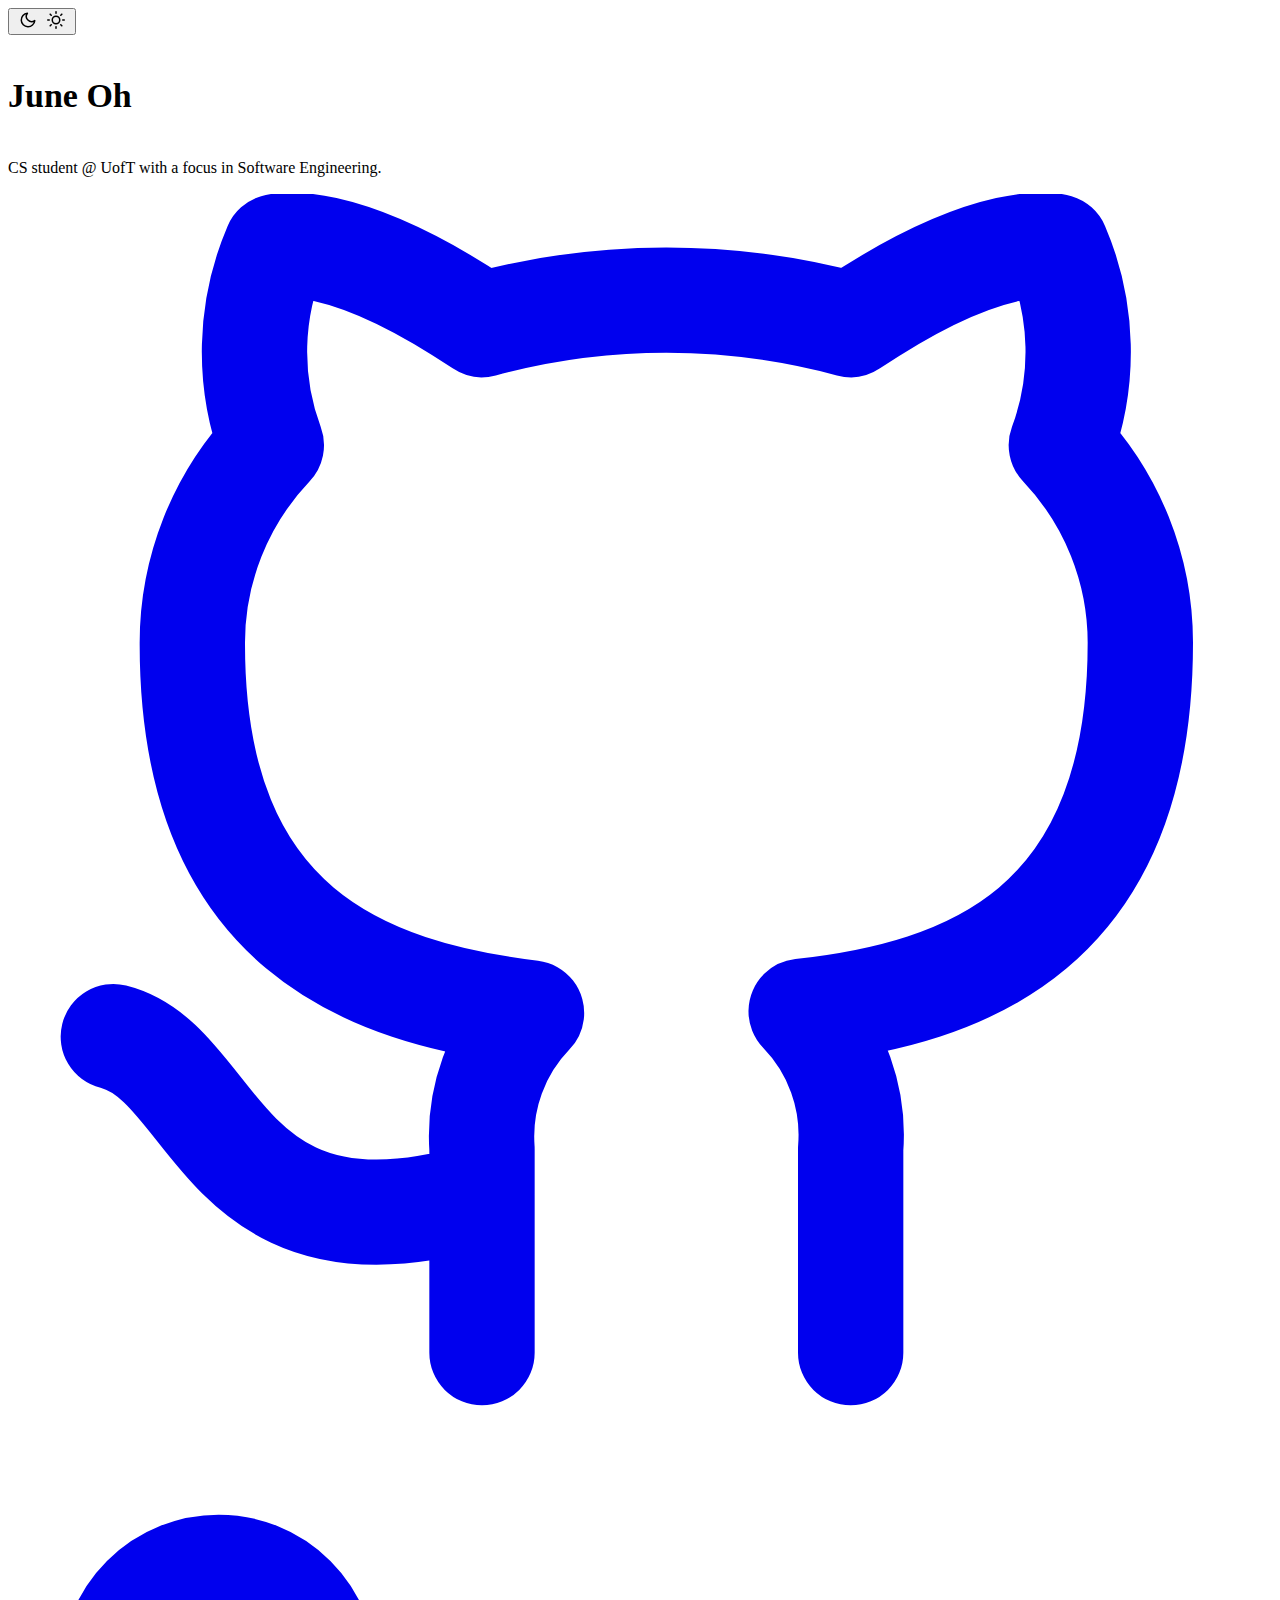
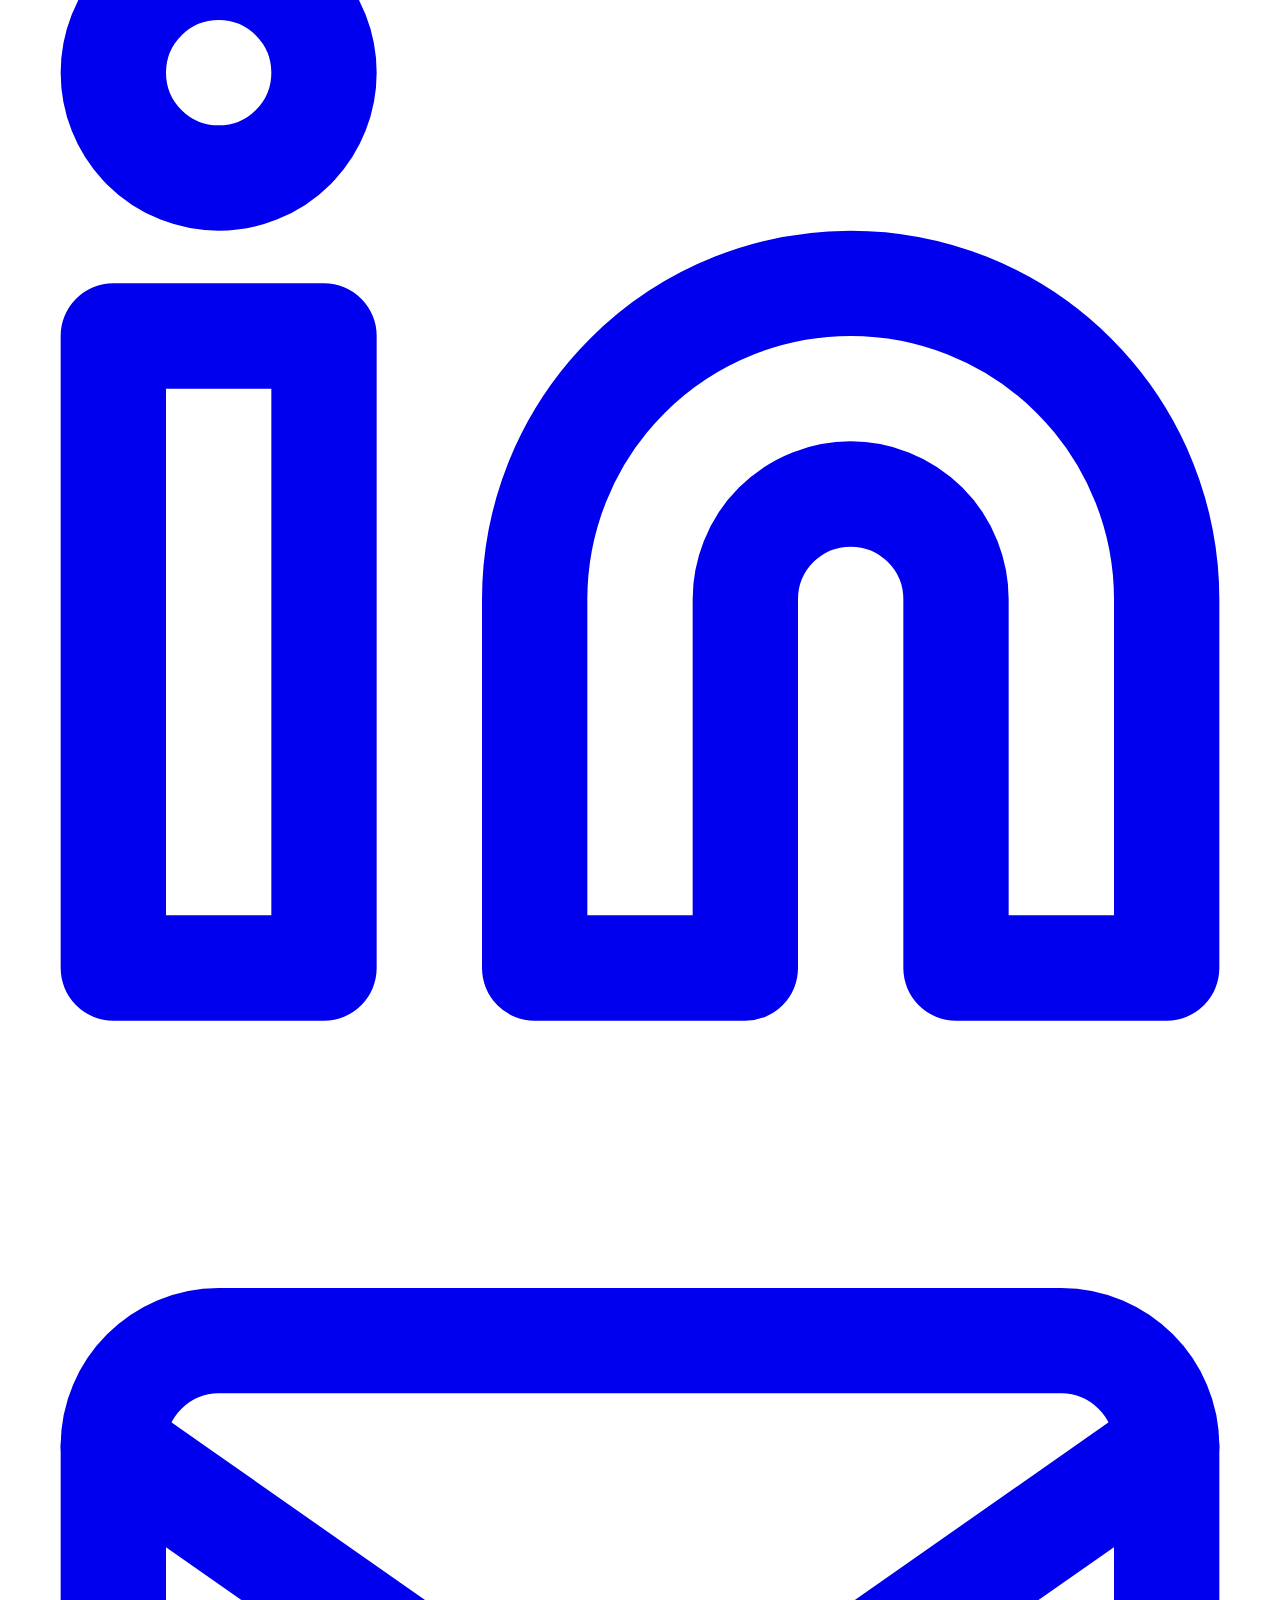
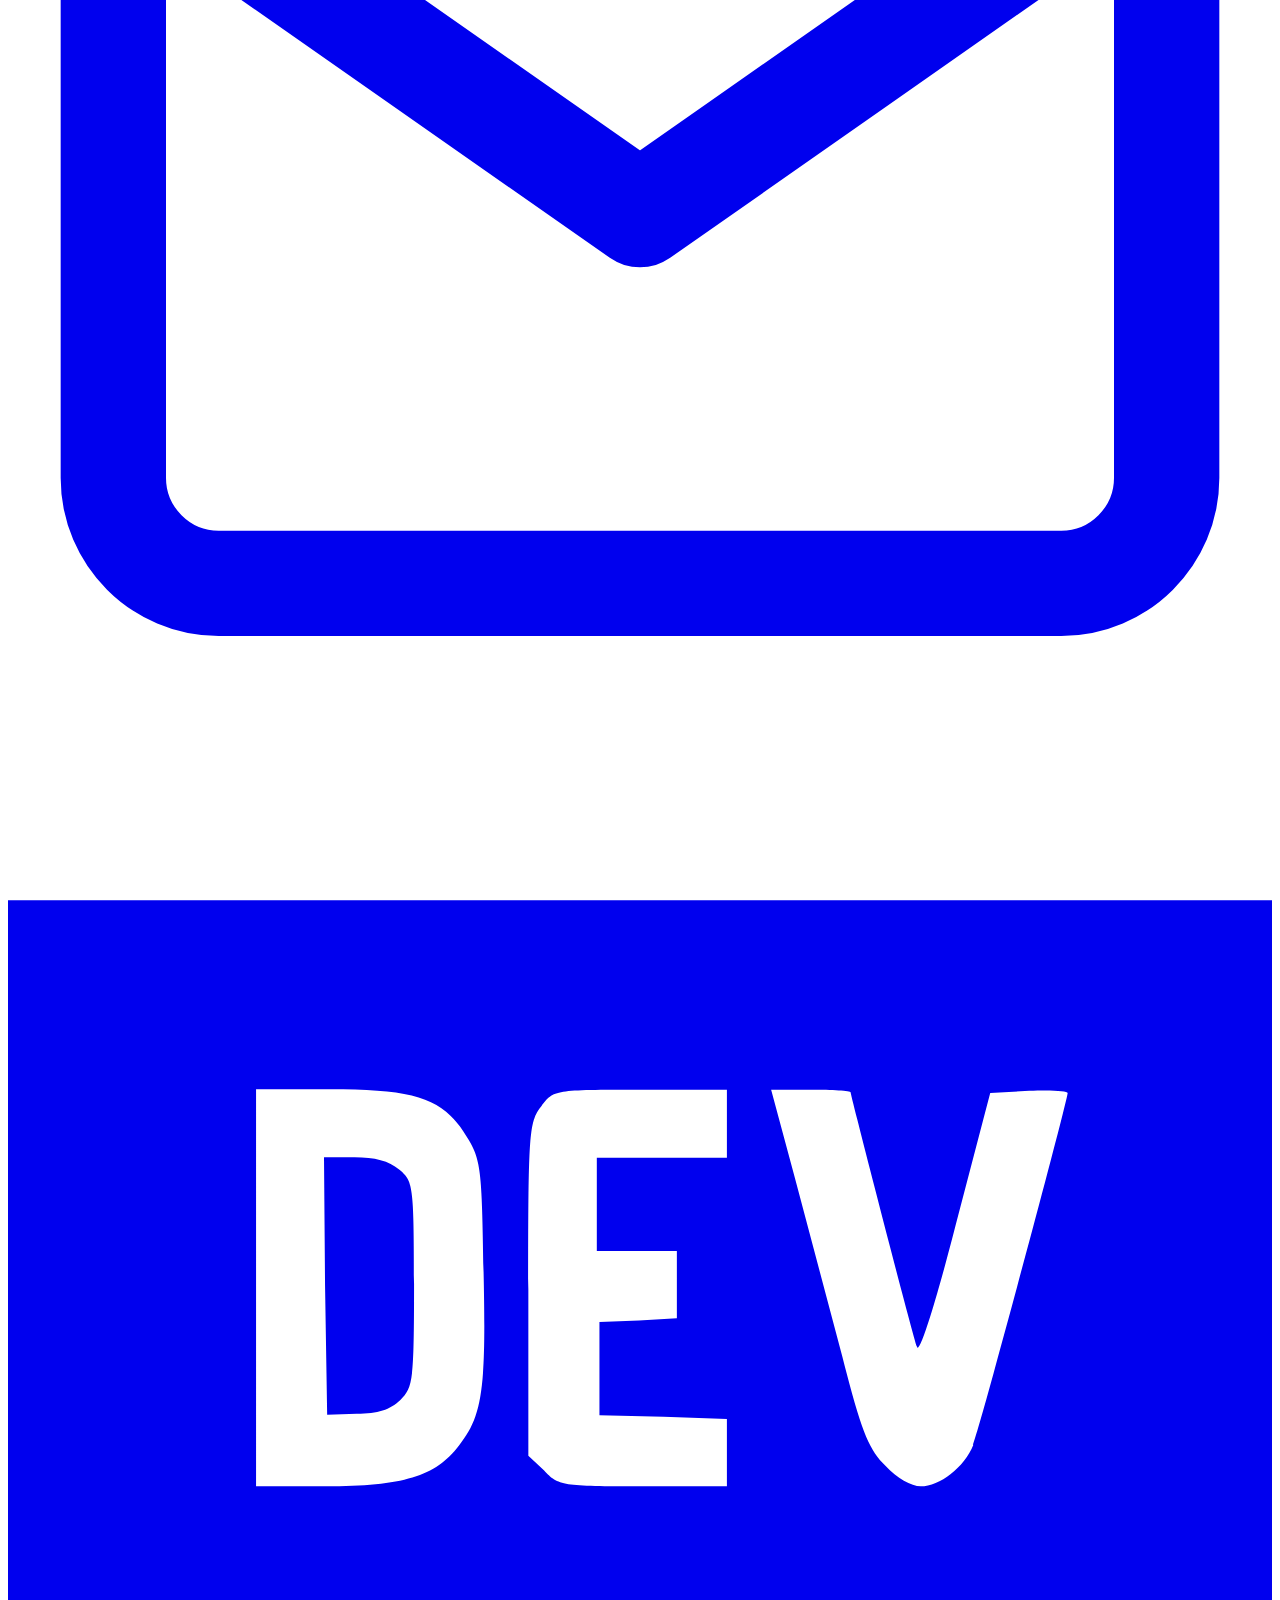
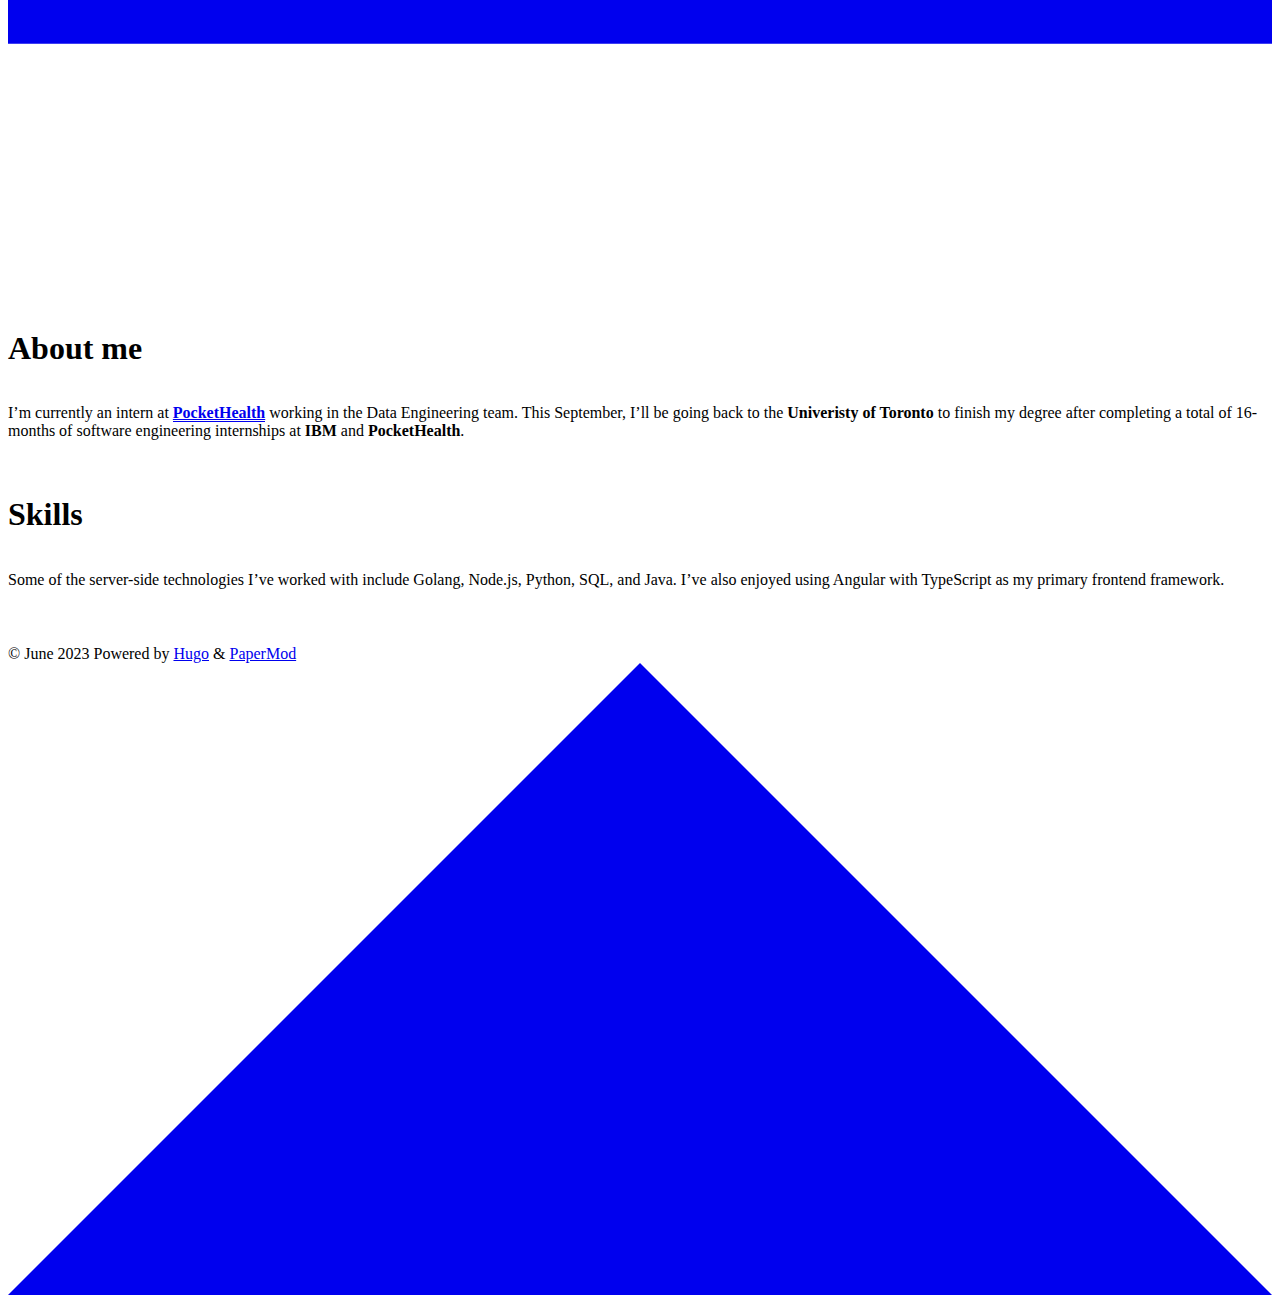
<file: docs/index.html>
<!DOCTYPE html>
<html lang="en" dir="auto">

<head>
	<meta name="generator" content="Hugo 0.113.0"><meta charset="utf-8">
<meta http-equiv="X-UA-Compatible" content="IE=edge">
<meta name="viewport" content="width=device-width, initial-scale=1, shrink-to-fit=no">
<meta name="robots" content="index, follow">
<title></title>

<meta name="description" content="">
<meta name="author" content="">
<link rel="canonical" href="https://juneoh710.github.io/">
<link crossorigin="anonymous" href="https://juneoh710.github.io/assets/css/stylesheet.fe03448d3586d4252ac4208747e15aa1b3a4201f90a88b7a397b513f6c7a7e07.css" integrity="sha256-/gNEjTWG1CUqxCCHR&#43;FaobOkIB&#43;QqIt6OXtRP2x6fgc=" rel="preload stylesheet" as="style">
<link rel="icon" href="https://juneoh710.github.io/favicon.ico">
<link rel="icon" type="image/png" sizes="16x16" href="https://juneoh710.github.io/favicon-16x16.png">
<link rel="icon" type="image/png" sizes="32x32" href="https://juneoh710.github.io/favicon-32x32.png">
<link rel="apple-touch-icon" href="https://juneoh710.github.io/apple-touch-icon.png">
<link rel="mask-icon" href="https://juneoh710.github.io/safari-pinned-tab.svg">
<meta name="theme-color" content="#2e2e33">
<meta name="msapplication-TileColor" content="#2e2e33">
<link rel="alternate" type="application/rss+xml" href="https://juneoh710.github.io/index.xml">
<noscript>
    <style>
        #theme-toggle,
        .top-link {
            display: none;
        }

    </style>
    <style>
        @media (prefers-color-scheme: dark) {
            :root {
                --theme: rgb(29, 30, 32);
                --entry: rgb(46, 46, 51);
                --primary: rgb(218, 218, 219);
                --secondary: rgb(155, 156, 157);
                --tertiary: rgb(65, 66, 68);
                --content: rgb(196, 196, 197);
                --hljs-bg: rgb(46, 46, 51);
                --code-bg: rgb(55, 56, 62);
                --border: rgb(51, 51, 51);
            }

            .list {
                background: var(--theme);
            }

            .list:not(.dark)::-webkit-scrollbar-track {
                background: 0 0;
            }

            .list:not(.dark)::-webkit-scrollbar-thumb {
                border-color: var(--theme);
            }
        }

    </style>
</noscript><meta property="og:title" content="" />
<meta property="og:description" content="" />
<meta property="og:type" content="website" />
<meta property="og:url" content="https://juneoh710.github.io/" />

<meta name="twitter:card" content="summary"/>
<meta name="twitter:title" content=""/>
<meta name="twitter:description" content=""/>

<script type="application/ld+json">
{
  "@context": "https://schema.org",
  "@type": "Organization",
  "name": "",
  "url": "https://juneoh710.github.io/",
  "description": "",
  "thumbnailUrl": "https://juneoh710.github.io/favicon.ico",
  "sameAs": [
      "https://github.com/JuneOh710", "https://www.linkedin.com/in/juneoh710/", "mailto:haejune.oh@mail.utoronto.ca", "https://devpost.com/JuneOh710?ref_content=user-portfolio\u0026ref_feature=portfolio\u0026ref_medium=global-nav"
  ]
}
</script>
    <link rel="stylesheet" href="https://juneoh710.github.io/static/post-entry.css">
    <link rel="stylesheet" href="https://juneoh710.github.io/static/post-single.css">
</head>

<body class="list" id="top">
<script>
    if (localStorage.getItem("pref-theme") === "dark") {
        document.body.classList.add('dark');
    } else if (localStorage.getItem("pref-theme") === "light") {
        document.body.classList.remove('dark')
    } else if (window.matchMedia('(prefers-color-scheme: dark)').matches) {
        document.body.classList.add('dark');
    }

</script>

<header class="header">
    <nav class="nav">
        <div class="logo">
            <div class="logo-switches">
                <button id="theme-toggle" accesskey="t" title="(Alt + T)">
                    <svg id="moon" xmlns="http://www.w3.org/2000/svg" width="24" height="18" viewBox="0 0 24 24"
                        fill="none" stroke="currentColor" stroke-width="2" stroke-linecap="round"
                        stroke-linejoin="round">
                        <path d="M21 12.79A9 9 0 1 1 11.21 3 7 7 0 0 0 21 12.79z"></path>
                    </svg>
                    <svg id="sun" xmlns="http://www.w3.org/2000/svg" width="24" height="18" viewBox="0 0 24 24"
                        fill="none" stroke="currentColor" stroke-width="2" stroke-linecap="round"
                        stroke-linejoin="round">
                        <circle cx="12" cy="12" r="5"></circle>
                        <line x1="12" y1="1" x2="12" y2="3"></line>
                        <line x1="12" y1="21" x2="12" y2="23"></line>
                        <line x1="4.22" y1="4.22" x2="5.64" y2="5.64"></line>
                        <line x1="18.36" y1="18.36" x2="19.78" y2="19.78"></line>
                        <line x1="1" y1="12" x2="3" y2="12"></line>
                        <line x1="21" y1="12" x2="23" y2="12"></line>
                        <line x1="4.22" y1="19.78" x2="5.64" y2="18.36"></line>
                        <line x1="18.36" y1="5.64" x2="19.78" y2="4.22"></line>
                    </svg>
                </button>
            </div>
        </div>
        <ul id="menu">
        </ul>
    </nav>
</header>
<main class="main"> 
<article class="first-entry home-info">
    <header class="entry-header">
        <h1>June Oh</h1>
    </header>
    <div class="entry-content">
        CS student @ UofT with a focus in Software Engineering.
    </div>
    <footer class="entry-footer">
        <div class="social-icons">
    <a href="https://github.com/JuneOh710" target="_blank" rel="noopener noreferrer me" title="Github">
        <svg xmlns="http://www.w3.org/2000/svg" viewBox="0 0 24 24" fill="none" stroke="currentColor" stroke-width="2"
    stroke-linecap="round" stroke-linejoin="round">
    <path
        d="M9 19c-5 1.5-5-2.5-7-3m14 6v-3.87a3.37 3.37 0 0 0-.94-2.61c3.14-.35 6.44-1.54 6.44-7A5.44 5.44 0 0 0 20 4.77 5.07 5.07 0 0 0 19.91 1S18.73.65 16 2.48a13.38 13.38 0 0 0-7 0C6.27.65 5.09 1 5.09 1A5.07 5.07 0 0 0 5 4.77a5.44 5.44 0 0 0-1.5 3.78c0 5.42 3.3 6.61 6.44 7A3.37 3.37 0 0 0 9 18.13V22">
    </path>
</svg>
    </a>
    <a href="https://www.linkedin.com/in/juneoh710/" target="_blank" rel="noopener noreferrer me" title="Linkedin">
        <svg xmlns="http://www.w3.org/2000/svg" viewBox="0 0 24 24" fill="none" stroke="currentColor" stroke-width="2"
    stroke-linecap="round" stroke-linejoin="round">
    <path d="M16 8a6 6 0 0 1 6 6v7h-4v-7a2 2 0 0 0-2-2 2 2 0 0 0-2 2v7h-4v-7a6 6 0 0 1 6-6z"></path>
    <rect x="2" y="9" width="4" height="12"></rect>
    <circle cx="4" cy="4" r="2"></circle>
</svg>
    </a>
    <a href="mailto:haejune.oh@mail.utoronto.ca" target="_blank" rel="noopener noreferrer me" title="Email">
        <svg xmlns="http://www.w3.org/2000/svg" viewBox="0 0 24 21" fill="none" stroke="currentColor" stroke-width="2"
    stroke-linecap="round" stroke-linejoin="round">
    <path d="M4 4h16c1.1 0 2 .9 2 2v12c0 1.1-.9 2-2 2H4c-1.1 0-2-.9-2-2V6c0-1.1.9-2 2-2z"></path>
    <polyline points="22,6 12,13 2,6"></polyline>
</svg>
    </a>
    <a href="https://devpost.com/JuneOh710?ref_content=user-portfolio&amp;ref_feature=portfolio&amp;ref_medium=global-nav" target="_blank" rel="noopener noreferrer me" title="Dev">
        <svg xmlns="http://www.w3.org/2000/svg" viewBox="0 0 24 24" fill="currentColor" stroke="none">
    <path
        d="M7.42 10.05c-.18-.16-.46-.23-.84-.23H6l.02 2.44.04 2.45.56-.02c.41 0 .63-.07.83-.26.24-.24.26-.36.26-2.2 0-1.91-.02-1.96-.29-2.18zM0 4.94v14.12h24V4.94H0zM8.56 15.3c-.44.58-1.06.77-2.53.77H4.71V8.53h1.4c1.67 0 2.16.18 2.6.9.27.43.29.6.32 2.57.05 2.23-.02 2.73-.47 3.3zm5.09-5.47h-2.47v1.77h1.52v1.28l-.72.04-.75.03v1.77l1.22.03 1.2.04v1.28h-1.6c-1.53 0-1.6-.01-1.87-.3l-.3-.28v-3.16c0-3.02.01-3.18.25-3.48.23-.31.25-.31 1.88-.31h1.64v1.3zm4.68 5.45c-.17.43-.64.79-1 .79-.18 0-.45-.15-.67-.39-.32-.32-.45-.63-.82-2.08l-.9-3.39-.45-1.67h.76c.4 0 .75.02.75.05 0 .06 1.16 4.54 1.26 4.83.04.15.32-.7.73-2.3l.66-2.52.74-.04c.4-.02.73 0 .73.04 0 .14-1.67 6.38-1.8 6.68z" />
</svg>
    </a>
</div>

    </footer>
</article>

<article class="post-entry">
    <header class="post-header">
        
        <h1>
          About me
        </h1>
        <div class="post-meta">

</div>
      </header> 
      <div class="post-content"><p>I&rsquo;m currently an intern at <a href="https://www.pockethealth.com/"><strong>PocketHealth</strong></a> working in the Data Engineering team. This September, I&rsquo;ll be going back to the <strong>Univeristy of Toronto</strong> to finish my degree after completing a total of 16-months of software engineering internships at <strong>IBM</strong> and <strong>PocketHealth</strong>.</p>


      </div>
    
      <footer class="post-footer">
        <ul class="post-tags">
        </ul>
      </footer>
</article>

<article class="post-entry">
    <header class="post-header">
        
        <h1>
          Skills
        </h1>
        <div class="post-meta">

</div>
      </header> 
      <div class="post-content"><p>Some of the server-side technologies I&rsquo;ve worked with include Golang, Node.js, Python, SQL, and Java. I&rsquo;ve also enjoyed using Angular with TypeScript as my primary frontend framework.</p>


      </div>
    
      <footer class="post-footer">
        <ul class="post-tags">
        </ul>
      </footer>
</article>
    </main>
    
<footer class="footer">
    <span>© June 2023</span>
    <span>
        Powered by
        <a href="https://gohugo.io/" rel="noopener noreferrer" target="_blank">Hugo</a> &
        <a href="https://github.com/adityatelange/hugo-PaperMod/" rel="noopener" target="_blank">PaperMod</a>
    </span>
</footer>
<a href="#top" aria-label="go to top" title="Go to Top (Alt + G)" class="top-link" id="top-link" accesskey="g">
    <svg xmlns="http://www.w3.org/2000/svg" viewBox="0 0 12 6" fill="currentColor">
        <path d="M12 6H0l6-6z" />
    </svg>
</a>

<script>
    let menu = document.getElementById('menu')
    if (menu) {
        menu.scrollLeft = localStorage.getItem("menu-scroll-position");
        menu.onscroll = function () {
            localStorage.setItem("menu-scroll-position", menu.scrollLeft);
        }
    }

    document.querySelectorAll('a[href^="#"]').forEach(anchor => {
        anchor.addEventListener("click", function (e) {
            e.preventDefault();
            var id = this.getAttribute("href").substr(1);
            if (!window.matchMedia('(prefers-reduced-motion: reduce)').matches) {
                document.querySelector(`[id='${decodeURIComponent(id)}']`).scrollIntoView({
                    behavior: "smooth"
                });
            } else {
                document.querySelector(`[id='${decodeURIComponent(id)}']`).scrollIntoView();
            }
            if (id === "top") {
                history.replaceState(null, null, " ");
            } else {
                history.pushState(null, null, `#${id}`);
            }
        });
    });

</script>
<script>
    var mybutton = document.getElementById("top-link");
    window.onscroll = function () {
        if (document.body.scrollTop > 800 || document.documentElement.scrollTop > 800) {
            mybutton.style.visibility = "visible";
            mybutton.style.opacity = "1";
        } else {
            mybutton.style.visibility = "hidden";
            mybutton.style.opacity = "0";
        }
    };

</script>
<script>
    document.getElementById("theme-toggle").addEventListener("click", () => {
        if (document.body.className.includes("dark")) {
            document.body.classList.remove('dark');
            localStorage.setItem("pref-theme", 'light');
        } else {
            document.body.classList.add('dark');
            localStorage.setItem("pref-theme", 'dark');
        }
    })

</script>
</body>

</html>
</file>
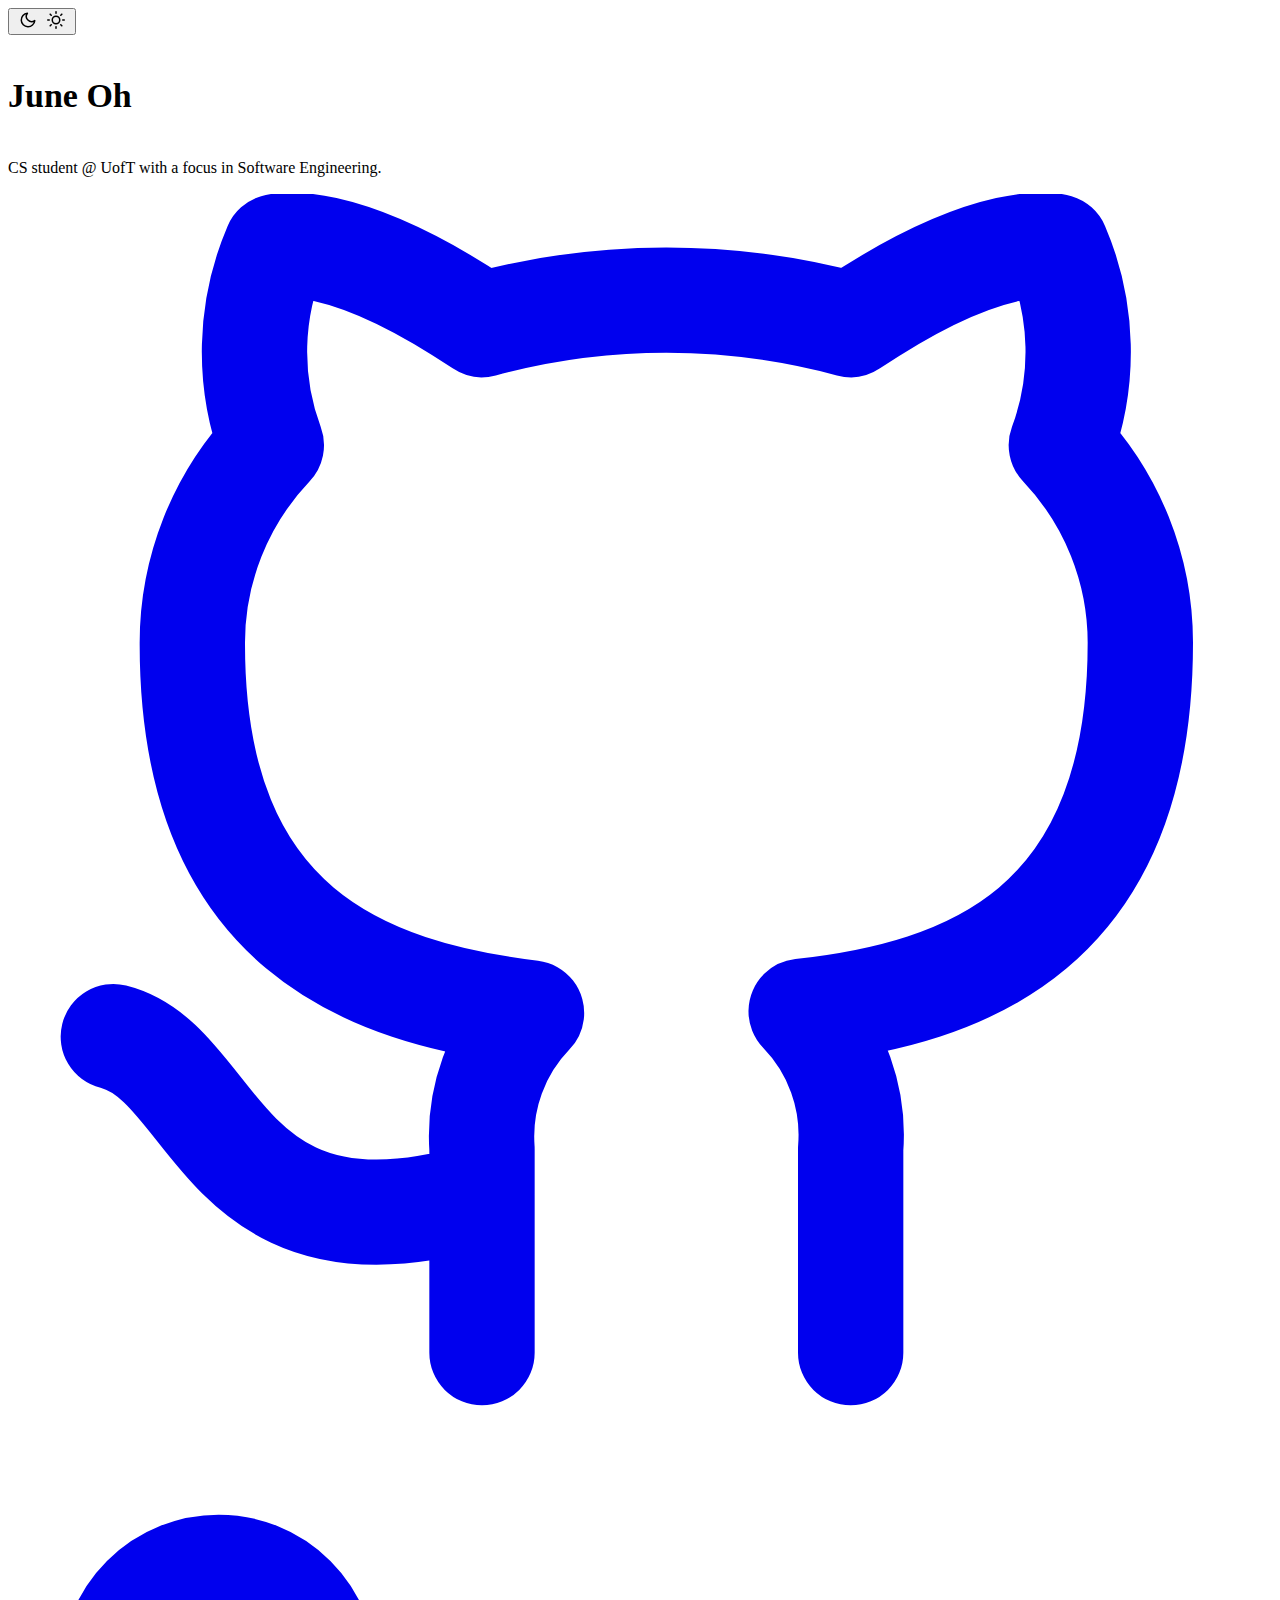
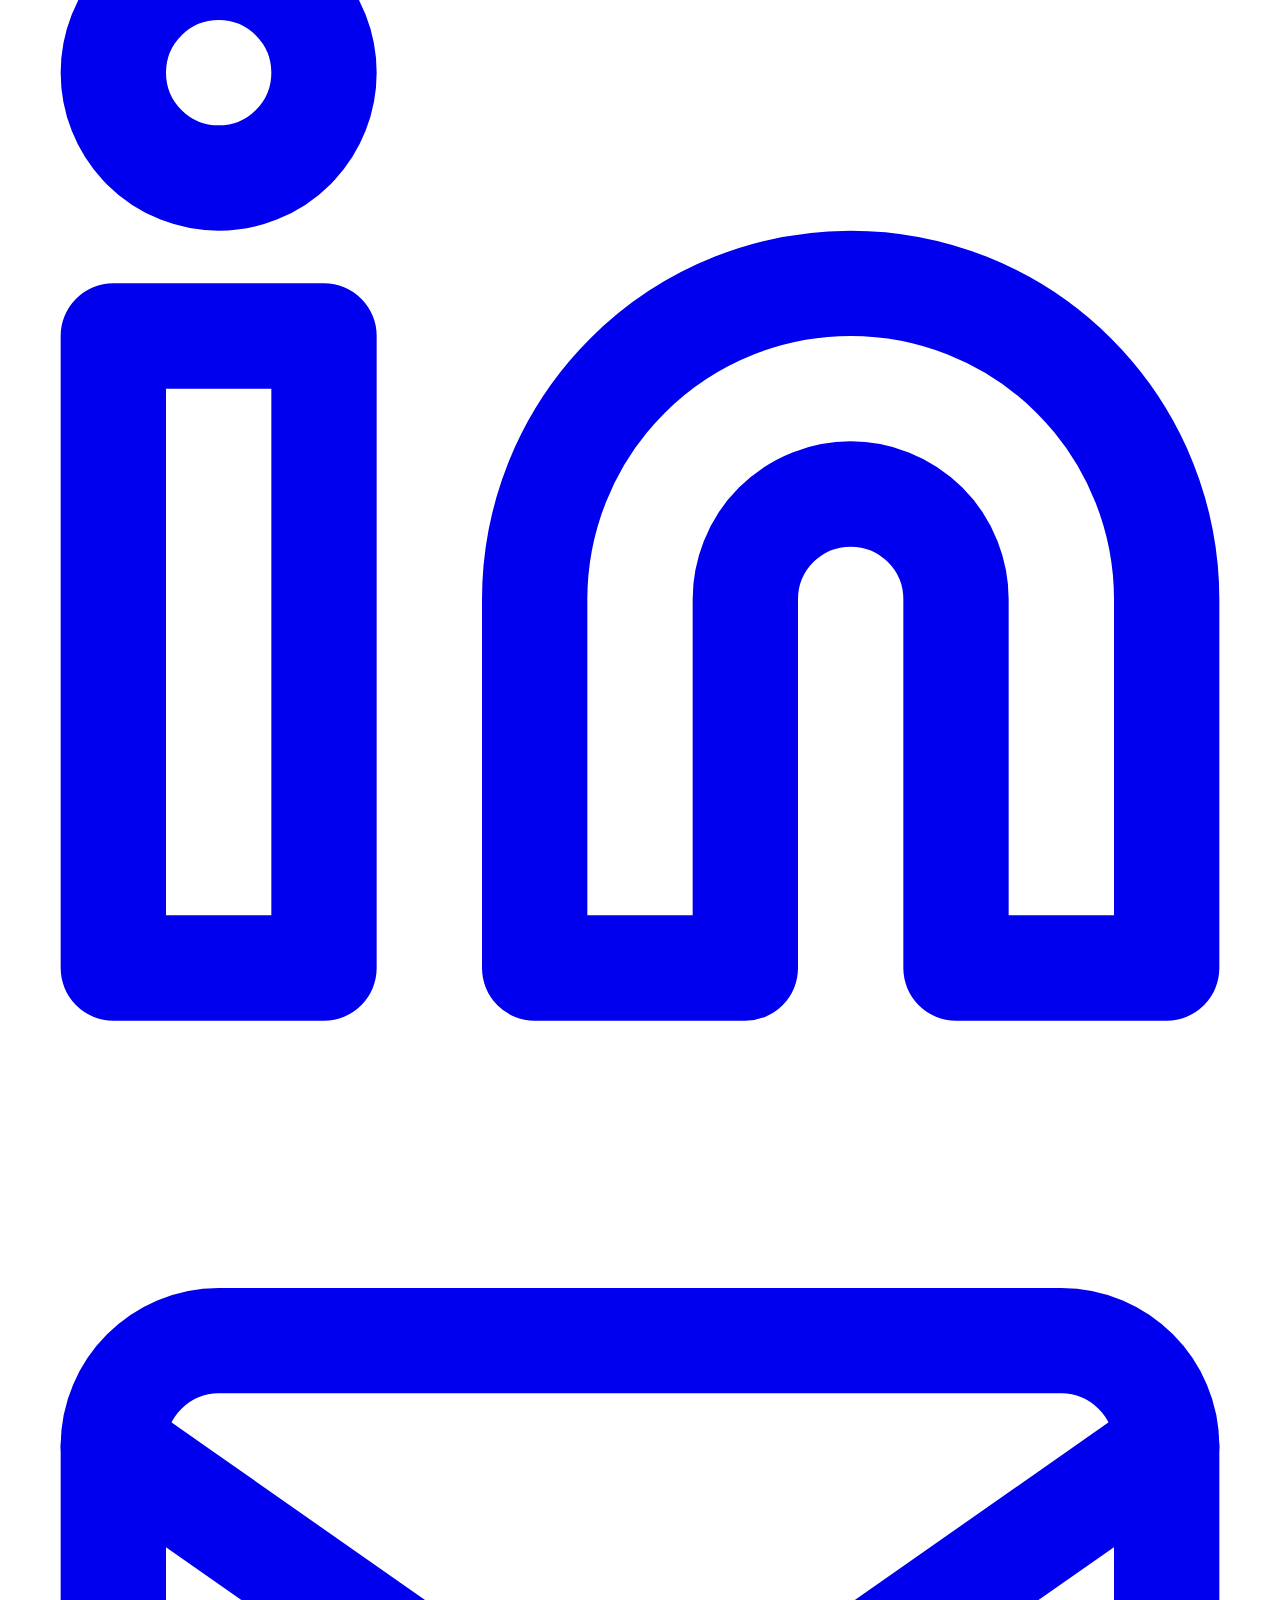
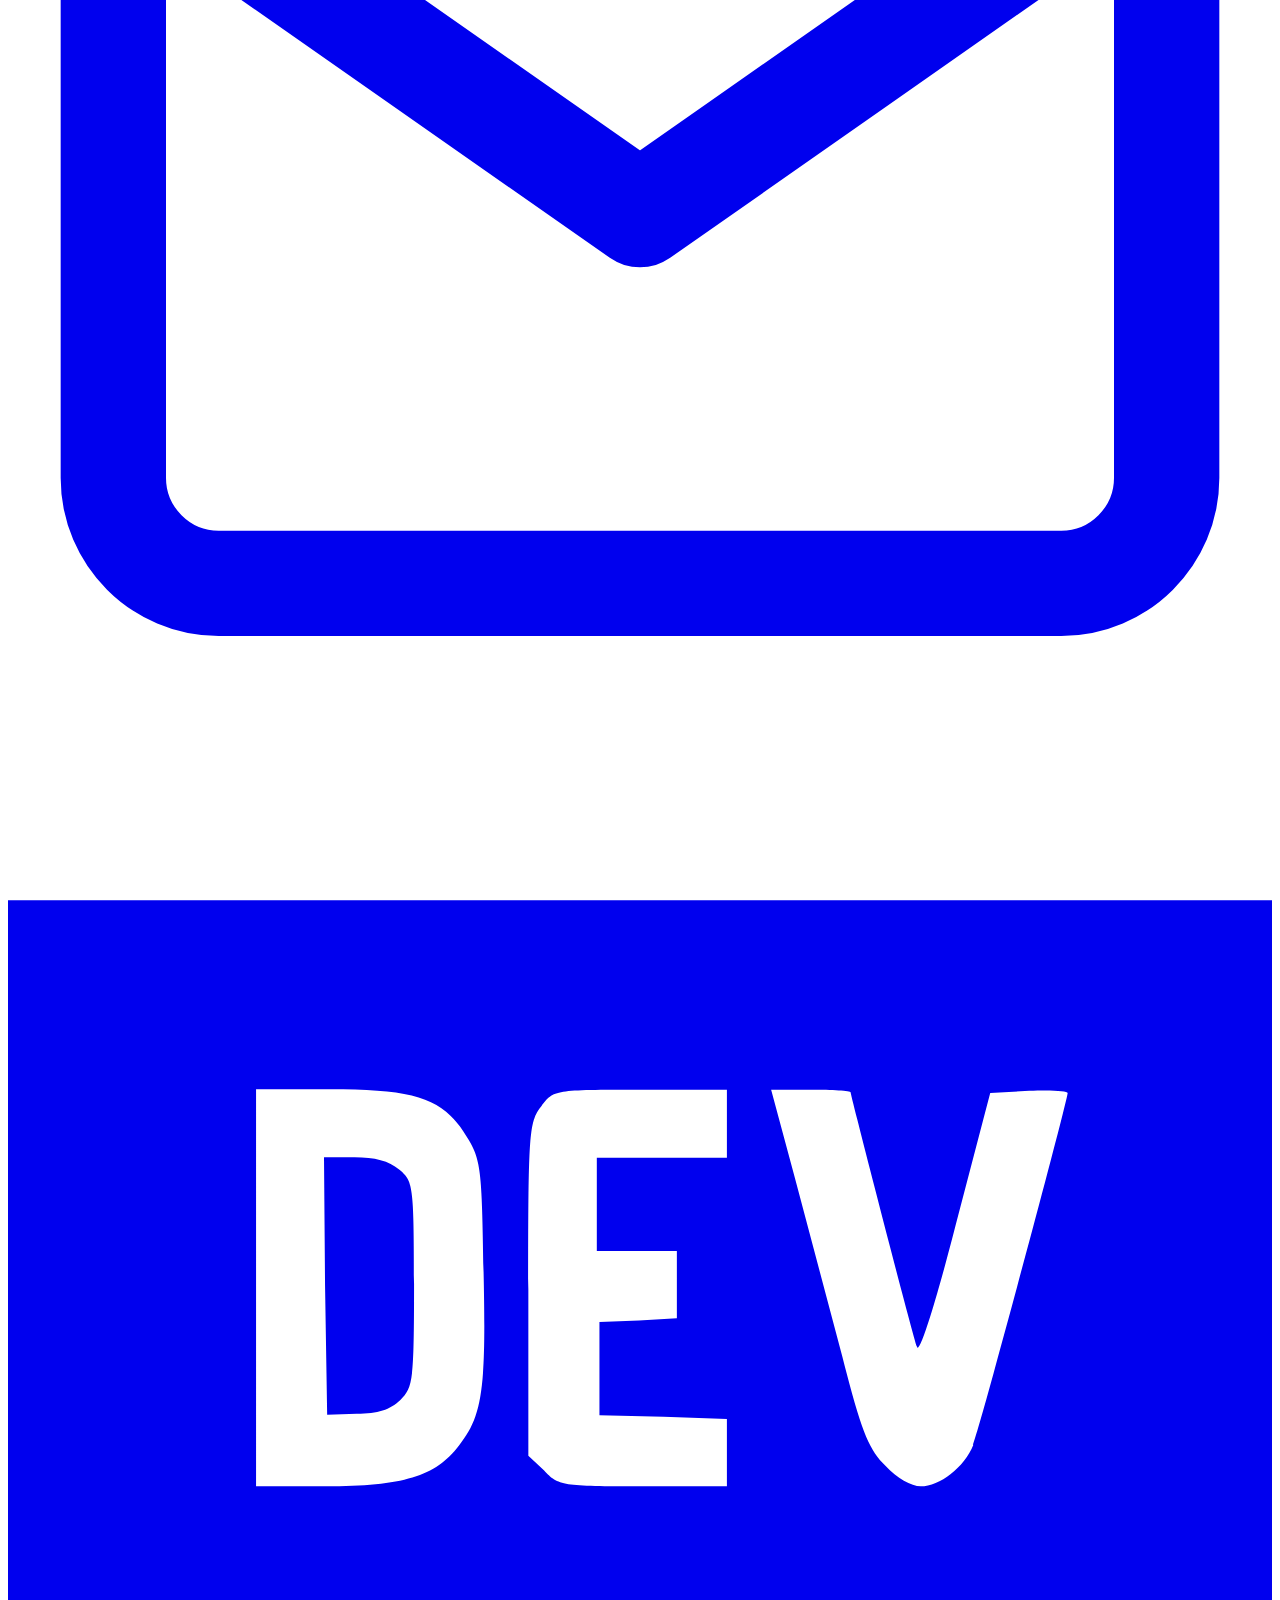
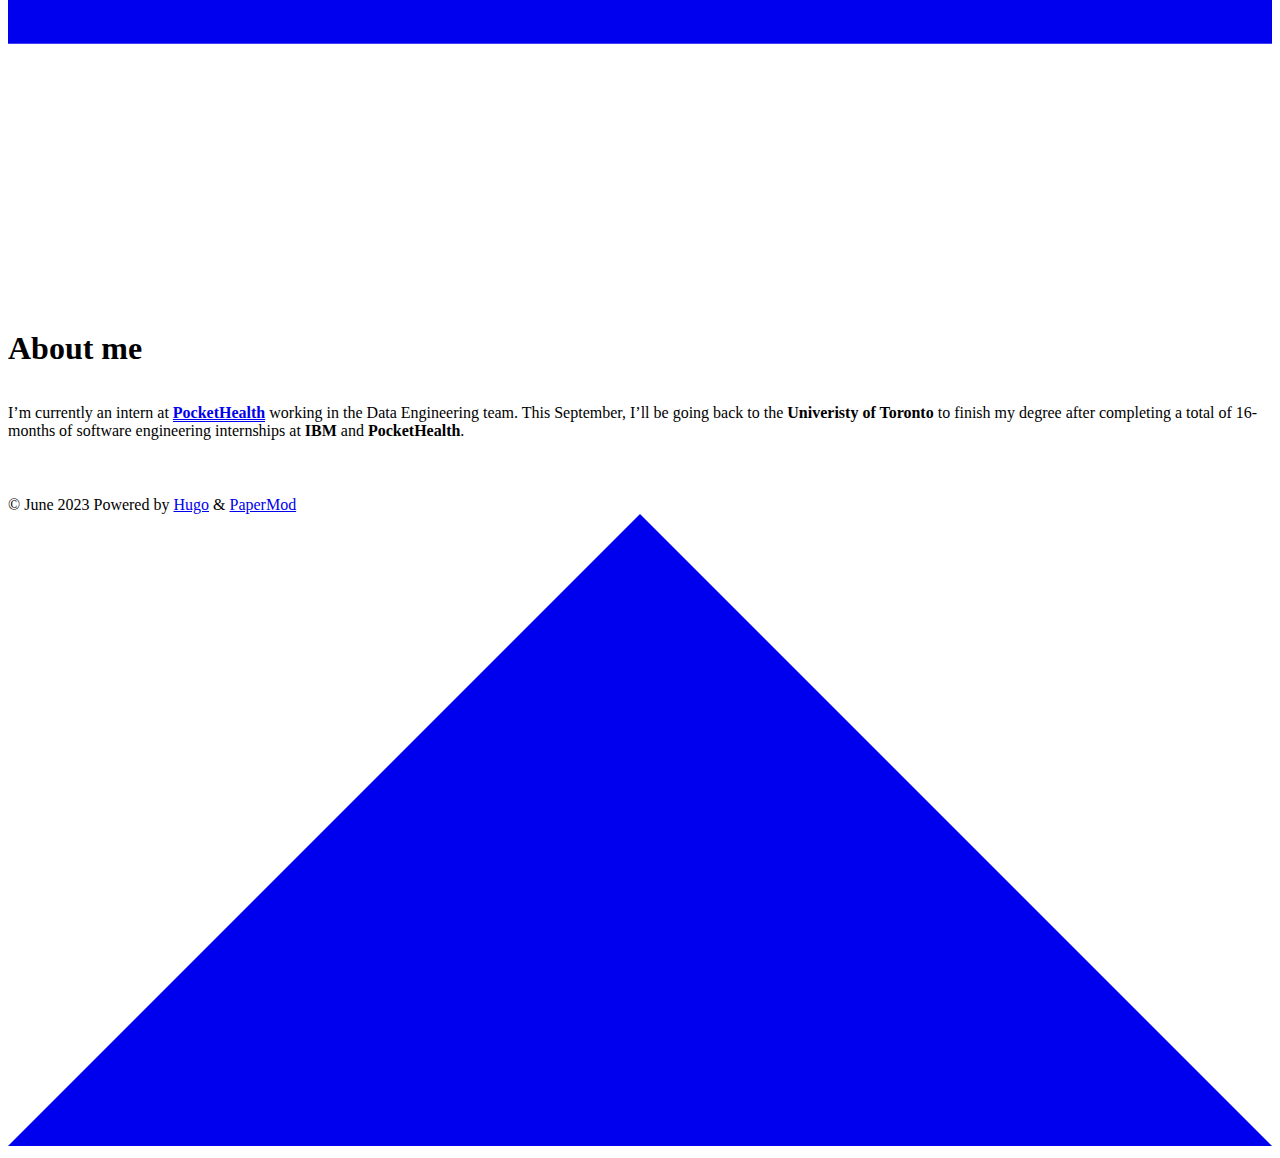
<file: public/index.html>
<!DOCTYPE html>
<html lang="en" dir="auto">

<head>
	<meta name="generator" content="Hugo 0.113.0"><meta charset="utf-8">
<meta http-equiv="X-UA-Compatible" content="IE=edge">
<meta name="viewport" content="width=device-width, initial-scale=1, shrink-to-fit=no">
<meta name="robots" content="index, follow">
<title></title>

<meta name="description" content="">
<meta name="author" content="">
<link rel="canonical" href="https://juneoh710.github.io/">
<link crossorigin="anonymous" href="https://juneoh710.github.io/assets/css/stylesheet.fe03448d3586d4252ac4208747e15aa1b3a4201f90a88b7a397b513f6c7a7e07.css" integrity="sha256-/gNEjTWG1CUqxCCHR&#43;FaobOkIB&#43;QqIt6OXtRP2x6fgc=" rel="preload stylesheet" as="style">
<link rel="icon" href="https://juneoh710.github.io/favicon.ico">
<link rel="icon" type="image/png" sizes="16x16" href="https://juneoh710.github.io/favicon-16x16.png">
<link rel="icon" type="image/png" sizes="32x32" href="https://juneoh710.github.io/favicon-32x32.png">
<link rel="apple-touch-icon" href="https://juneoh710.github.io/apple-touch-icon.png">
<link rel="mask-icon" href="https://juneoh710.github.io/safari-pinned-tab.svg">
<meta name="theme-color" content="#2e2e33">
<meta name="msapplication-TileColor" content="#2e2e33">
<link rel="alternate" type="application/rss+xml" href="https://juneoh710.github.io/index.xml">
<noscript>
    <style>
        #theme-toggle,
        .top-link {
            display: none;
        }

    </style>
    <style>
        @media (prefers-color-scheme: dark) {
            :root {
                --theme: rgb(29, 30, 32);
                --entry: rgb(46, 46, 51);
                --primary: rgb(218, 218, 219);
                --secondary: rgb(155, 156, 157);
                --tertiary: rgb(65, 66, 68);
                --content: rgb(196, 196, 197);
                --hljs-bg: rgb(46, 46, 51);
                --code-bg: rgb(55, 56, 62);
                --border: rgb(51, 51, 51);
            }

            .list {
                background: var(--theme);
            }

            .list:not(.dark)::-webkit-scrollbar-track {
                background: 0 0;
            }

            .list:not(.dark)::-webkit-scrollbar-thumb {
                border-color: var(--theme);
            }
        }

    </style>
</noscript><meta property="og:title" content="" />
<meta property="og:description" content="" />
<meta property="og:type" content="website" />
<meta property="og:url" content="https://juneoh710.github.io/" />

<meta name="twitter:card" content="summary"/>
<meta name="twitter:title" content=""/>
<meta name="twitter:description" content=""/>

<script type="application/ld+json">
{
  "@context": "https://schema.org",
  "@type": "Organization",
  "name": "",
  "url": "https://juneoh710.github.io/",
  "description": "",
  "thumbnailUrl": "https://juneoh710.github.io/favicon.ico",
  "sameAs": [
      "https://github.com/JuneOh710", "https://www.linkedin.com/in/juneoh710/", "mailto:haejune.oh@mail.utoronto.ca", "https://devpost.com/JuneOh710?ref_content=user-portfolio\u0026ref_feature=portfolio\u0026ref_medium=global-nav"
  ]
}
</script>
    <link rel="stylesheet" href="https://juneoh710.github.io/static/post-entry.css">
    <link rel="stylesheet" href="https://juneoh710.github.io/static/post-single.css">
</head>

<body class="list" id="top">
<script>
    if (localStorage.getItem("pref-theme") === "dark") {
        document.body.classList.add('dark');
    } else if (localStorage.getItem("pref-theme") === "light") {
        document.body.classList.remove('dark')
    } else if (window.matchMedia('(prefers-color-scheme: dark)').matches) {
        document.body.classList.add('dark');
    }

</script>

<header class="header">
    <nav class="nav">
        <div class="logo">
            <div class="logo-switches">
                <button id="theme-toggle" accesskey="t" title="(Alt + T)">
                    <svg id="moon" xmlns="http://www.w3.org/2000/svg" width="24" height="18" viewBox="0 0 24 24"
                        fill="none" stroke="currentColor" stroke-width="2" stroke-linecap="round"
                        stroke-linejoin="round">
                        <path d="M21 12.79A9 9 0 1 1 11.21 3 7 7 0 0 0 21 12.79z"></path>
                    </svg>
                    <svg id="sun" xmlns="http://www.w3.org/2000/svg" width="24" height="18" viewBox="0 0 24 24"
                        fill="none" stroke="currentColor" stroke-width="2" stroke-linecap="round"
                        stroke-linejoin="round">
                        <circle cx="12" cy="12" r="5"></circle>
                        <line x1="12" y1="1" x2="12" y2="3"></line>
                        <line x1="12" y1="21" x2="12" y2="23"></line>
                        <line x1="4.22" y1="4.22" x2="5.64" y2="5.64"></line>
                        <line x1="18.36" y1="18.36" x2="19.78" y2="19.78"></line>
                        <line x1="1" y1="12" x2="3" y2="12"></line>
                        <line x1="21" y1="12" x2="23" y2="12"></line>
                        <line x1="4.22" y1="19.78" x2="5.64" y2="18.36"></line>
                        <line x1="18.36" y1="5.64" x2="19.78" y2="4.22"></line>
                    </svg>
                </button>
            </div>
        </div>
        <ul id="menu">
        </ul>
    </nav>
</header>
<main class="main"> 
<article class="first-entry home-info">
    <header class="entry-header">
        <h1>June Oh</h1>
    </header>
    <div class="entry-content">
        CS student @ UofT with a focus in Software Engineering.
    </div>
    <footer class="entry-footer">
        <div class="social-icons">
    <a href="https://github.com/JuneOh710" target="_blank" rel="noopener noreferrer me" title="Github">
        <svg xmlns="http://www.w3.org/2000/svg" viewBox="0 0 24 24" fill="none" stroke="currentColor" stroke-width="2"
    stroke-linecap="round" stroke-linejoin="round">
    <path
        d="M9 19c-5 1.5-5-2.5-7-3m14 6v-3.87a3.37 3.37 0 0 0-.94-2.61c3.14-.35 6.44-1.54 6.44-7A5.44 5.44 0 0 0 20 4.77 5.07 5.07 0 0 0 19.91 1S18.73.65 16 2.48a13.38 13.38 0 0 0-7 0C6.27.65 5.09 1 5.09 1A5.07 5.07 0 0 0 5 4.77a5.44 5.44 0 0 0-1.5 3.78c0 5.42 3.3 6.61 6.44 7A3.37 3.37 0 0 0 9 18.13V22">
    </path>
</svg>
    </a>
    <a href="https://www.linkedin.com/in/juneoh710/" target="_blank" rel="noopener noreferrer me" title="Linkedin">
        <svg xmlns="http://www.w3.org/2000/svg" viewBox="0 0 24 24" fill="none" stroke="currentColor" stroke-width="2"
    stroke-linecap="round" stroke-linejoin="round">
    <path d="M16 8a6 6 0 0 1 6 6v7h-4v-7a2 2 0 0 0-2-2 2 2 0 0 0-2 2v7h-4v-7a6 6 0 0 1 6-6z"></path>
    <rect x="2" y="9" width="4" height="12"></rect>
    <circle cx="4" cy="4" r="2"></circle>
</svg>
    </a>
    <a href="mailto:haejune.oh@mail.utoronto.ca" target="_blank" rel="noopener noreferrer me" title="Email">
        <svg xmlns="http://www.w3.org/2000/svg" viewBox="0 0 24 21" fill="none" stroke="currentColor" stroke-width="2"
    stroke-linecap="round" stroke-linejoin="round">
    <path d="M4 4h16c1.1 0 2 .9 2 2v12c0 1.1-.9 2-2 2H4c-1.1 0-2-.9-2-2V6c0-1.1.9-2 2-2z"></path>
    <polyline points="22,6 12,13 2,6"></polyline>
</svg>
    </a>
    <a href="https://devpost.com/JuneOh710?ref_content=user-portfolio&amp;ref_feature=portfolio&amp;ref_medium=global-nav" target="_blank" rel="noopener noreferrer me" title="Dev">
        <svg xmlns="http://www.w3.org/2000/svg" viewBox="0 0 24 24" fill="currentColor" stroke="none">
    <path
        d="M7.42 10.05c-.18-.16-.46-.23-.84-.23H6l.02 2.44.04 2.45.56-.02c.41 0 .63-.07.83-.26.24-.24.26-.36.26-2.2 0-1.91-.02-1.96-.29-2.18zM0 4.94v14.12h24V4.94H0zM8.56 15.3c-.44.58-1.06.77-2.53.77H4.71V8.53h1.4c1.67 0 2.16.18 2.6.9.27.43.29.6.32 2.57.05 2.23-.02 2.73-.47 3.3zm5.09-5.47h-2.47v1.77h1.52v1.28l-.72.04-.75.03v1.77l1.22.03 1.2.04v1.28h-1.6c-1.53 0-1.6-.01-1.87-.3l-.3-.28v-3.16c0-3.02.01-3.18.25-3.48.23-.31.25-.31 1.88-.31h1.64v1.3zm4.68 5.45c-.17.43-.64.79-1 .79-.18 0-.45-.15-.67-.39-.32-.32-.45-.63-.82-2.08l-.9-3.39-.45-1.67h.76c.4 0 .75.02.75.05 0 .06 1.16 4.54 1.26 4.83.04.15.32-.7.73-2.3l.66-2.52.74-.04c.4-.02.73 0 .73.04 0 .14-1.67 6.38-1.8 6.68z" />
</svg>
    </a>
</div>

    </footer>
</article>

<article class="post-entry">
    <header class="post-header">
        
        <h1>
          About me
        </h1>
        <div class="post-meta">

</div>
      </header> 
      <div class="post-content"><p>I&rsquo;m currently an intern at <a href="https://www.pockethealth.com/"><strong>PocketHealth</strong></a> working in the Data Engineering team. This September, I&rsquo;ll be going back to the <strong>Univeristy of Toronto</strong> to finish my degree after completing a total of 16-months of software engineering internships at <strong>IBM</strong> and <strong>PocketHealth</strong>.</p>


      </div>
    
      <footer class="post-footer">
        <ul class="post-tags">
        </ul>
      </footer>
</article>
    </main>
    
<footer class="footer">
    <span>© June 2023</span>
    <span>
        Powered by
        <a href="https://gohugo.io/" rel="noopener noreferrer" target="_blank">Hugo</a> &
        <a href="https://github.com/adityatelange/hugo-PaperMod/" rel="noopener" target="_blank">PaperMod</a>
    </span>
</footer>
<a href="#top" aria-label="go to top" title="Go to Top (Alt + G)" class="top-link" id="top-link" accesskey="g">
    <svg xmlns="http://www.w3.org/2000/svg" viewBox="0 0 12 6" fill="currentColor">
        <path d="M12 6H0l6-6z" />
    </svg>
</a>

<script>
    let menu = document.getElementById('menu')
    if (menu) {
        menu.scrollLeft = localStorage.getItem("menu-scroll-position");
        menu.onscroll = function () {
            localStorage.setItem("menu-scroll-position", menu.scrollLeft);
        }
    }

    document.querySelectorAll('a[href^="#"]').forEach(anchor => {
        anchor.addEventListener("click", function (e) {
            e.preventDefault();
            var id = this.getAttribute("href").substr(1);
            if (!window.matchMedia('(prefers-reduced-motion: reduce)').matches) {
                document.querySelector(`[id='${decodeURIComponent(id)}']`).scrollIntoView({
                    behavior: "smooth"
                });
            } else {
                document.querySelector(`[id='${decodeURIComponent(id)}']`).scrollIntoView();
            }
            if (id === "top") {
                history.replaceState(null, null, " ");
            } else {
                history.pushState(null, null, `#${id}`);
            }
        });
    });

</script>
<script>
    var mybutton = document.getElementById("top-link");
    window.onscroll = function () {
        if (document.body.scrollTop > 800 || document.documentElement.scrollTop > 800) {
            mybutton.style.visibility = "visible";
            mybutton.style.opacity = "1";
        } else {
            mybutton.style.visibility = "hidden";
            mybutton.style.opacity = "0";
        }
    };

</script>
<script>
    document.getElementById("theme-toggle").addEventListener("click", () => {
        if (document.body.className.includes("dark")) {
            document.body.classList.remove('dark');
            localStorage.setItem("pref-theme", 'light');
        } else {
            document.body.classList.add('dark');
            localStorage.setItem("pref-theme", 'dark');
        }
    })

</script>
</body>

</html>
</file>
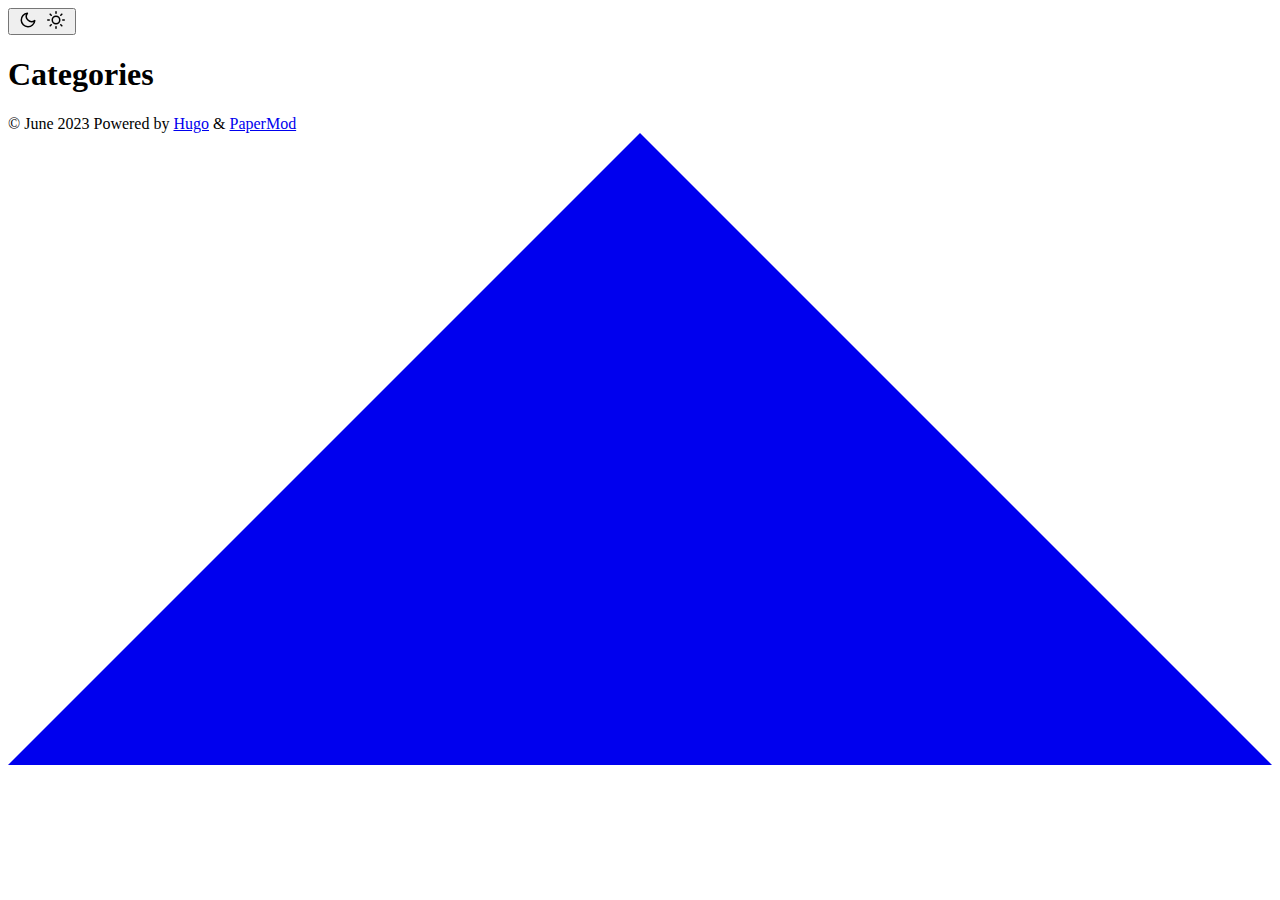
<file: docs/categories/index.html>
<!DOCTYPE html>
<html lang="en" dir="auto">

<head><meta charset="utf-8">
<meta http-equiv="X-UA-Compatible" content="IE=edge">
<meta name="viewport" content="width=device-width, initial-scale=1, shrink-to-fit=no">
<meta name="robots" content="index, follow">
<title>Categories | </title>
<meta name="keywords" content="">
<meta name="description" content="">
<meta name="author" content="">
<link rel="canonical" href="https://juneoh710.github.io/categories/">
<link crossorigin="anonymous" href="https://juneoh710.github.io/assets/css/stylesheet.fe03448d3586d4252ac4208747e15aa1b3a4201f90a88b7a397b513f6c7a7e07.css" integrity="sha256-/gNEjTWG1CUqxCCHR&#43;FaobOkIB&#43;QqIt6OXtRP2x6fgc=" rel="preload stylesheet" as="style">
<link rel="icon" href="https://juneoh710.github.io/favicon.ico">
<link rel="icon" type="image/png" sizes="16x16" href="https://juneoh710.github.io/favicon-16x16.png">
<link rel="icon" type="image/png" sizes="32x32" href="https://juneoh710.github.io/favicon-32x32.png">
<link rel="apple-touch-icon" href="https://juneoh710.github.io/apple-touch-icon.png">
<link rel="mask-icon" href="https://juneoh710.github.io/safari-pinned-tab.svg">
<meta name="theme-color" content="#2e2e33">
<meta name="msapplication-TileColor" content="#2e2e33">
<link rel="alternate" type="application/rss+xml" href="https://juneoh710.github.io/categories/index.xml">
<noscript>
    <style>
        #theme-toggle,
        .top-link {
            display: none;
        }

    </style>
    <style>
        @media (prefers-color-scheme: dark) {
            :root {
                --theme: rgb(29, 30, 32);
                --entry: rgb(46, 46, 51);
                --primary: rgb(218, 218, 219);
                --secondary: rgb(155, 156, 157);
                --tertiary: rgb(65, 66, 68);
                --content: rgb(196, 196, 197);
                --hljs-bg: rgb(46, 46, 51);
                --code-bg: rgb(55, 56, 62);
                --border: rgb(51, 51, 51);
            }

            .list {
                background: var(--theme);
            }

            .list:not(.dark)::-webkit-scrollbar-track {
                background: 0 0;
            }

            .list:not(.dark)::-webkit-scrollbar-thumb {
                border-color: var(--theme);
            }
        }

    </style>
</noscript><meta property="og:title" content="Categories" />
<meta property="og:description" content="" />
<meta property="og:type" content="website" />
<meta property="og:url" content="https://juneoh710.github.io/categories/" />

<meta name="twitter:card" content="summary"/>
<meta name="twitter:title" content="Categories"/>
<meta name="twitter:description" content=""/>

    <link rel="stylesheet" href="https://juneoh710.github.io/static/post-entry.css">
    <link rel="stylesheet" href="https://juneoh710.github.io/static/post-single.css">
</head>

<body class="list" id="top">
<script>
    if (localStorage.getItem("pref-theme") === "dark") {
        document.body.classList.add('dark');
    } else if (localStorage.getItem("pref-theme") === "light") {
        document.body.classList.remove('dark')
    } else if (window.matchMedia('(prefers-color-scheme: dark)').matches) {
        document.body.classList.add('dark');
    }

</script>

<header class="header">
    <nav class="nav">
        <div class="logo">
            <div class="logo-switches">
                <button id="theme-toggle" accesskey="t" title="(Alt + T)">
                    <svg id="moon" xmlns="http://www.w3.org/2000/svg" width="24" height="18" viewBox="0 0 24 24"
                        fill="none" stroke="currentColor" stroke-width="2" stroke-linecap="round"
                        stroke-linejoin="round">
                        <path d="M21 12.79A9 9 0 1 1 11.21 3 7 7 0 0 0 21 12.79z"></path>
                    </svg>
                    <svg id="sun" xmlns="http://www.w3.org/2000/svg" width="24" height="18" viewBox="0 0 24 24"
                        fill="none" stroke="currentColor" stroke-width="2" stroke-linecap="round"
                        stroke-linejoin="round">
                        <circle cx="12" cy="12" r="5"></circle>
                        <line x1="12" y1="1" x2="12" y2="3"></line>
                        <line x1="12" y1="21" x2="12" y2="23"></line>
                        <line x1="4.22" y1="4.22" x2="5.64" y2="5.64"></line>
                        <line x1="18.36" y1="18.36" x2="19.78" y2="19.78"></line>
                        <line x1="1" y1="12" x2="3" y2="12"></line>
                        <line x1="21" y1="12" x2="23" y2="12"></line>
                        <line x1="4.22" y1="19.78" x2="5.64" y2="18.36"></line>
                        <line x1="18.36" y1="5.64" x2="19.78" y2="4.22"></line>
                    </svg>
                </button>
            </div>
        </div>
        <ul id="menu">
        </ul>
    </nav>
</header>
<main class="main">
<header class="page-header">
    <h1>Categories</h1>
</header>

<ul class="terms-tags">
</ul>
    </main>
    
<footer class="footer">
    <span>© June 2023</span>
    <span>
        Powered by
        <a href="https://gohugo.io/" rel="noopener noreferrer" target="_blank">Hugo</a> &
        <a href="https://github.com/adityatelange/hugo-PaperMod/" rel="noopener" target="_blank">PaperMod</a>
    </span>
</footer>
<a href="#top" aria-label="go to top" title="Go to Top (Alt + G)" class="top-link" id="top-link" accesskey="g">
    <svg xmlns="http://www.w3.org/2000/svg" viewBox="0 0 12 6" fill="currentColor">
        <path d="M12 6H0l6-6z" />
    </svg>
</a>

<script>
    let menu = document.getElementById('menu')
    if (menu) {
        menu.scrollLeft = localStorage.getItem("menu-scroll-position");
        menu.onscroll = function () {
            localStorage.setItem("menu-scroll-position", menu.scrollLeft);
        }
    }

    document.querySelectorAll('a[href^="#"]').forEach(anchor => {
        anchor.addEventListener("click", function (e) {
            e.preventDefault();
            var id = this.getAttribute("href").substr(1);
            if (!window.matchMedia('(prefers-reduced-motion: reduce)').matches) {
                document.querySelector(`[id='${decodeURIComponent(id)}']`).scrollIntoView({
                    behavior: "smooth"
                });
            } else {
                document.querySelector(`[id='${decodeURIComponent(id)}']`).scrollIntoView();
            }
            if (id === "top") {
                history.replaceState(null, null, " ");
            } else {
                history.pushState(null, null, `#${id}`);
            }
        });
    });

</script>
<script>
    var mybutton = document.getElementById("top-link");
    window.onscroll = function () {
        if (document.body.scrollTop > 800 || document.documentElement.scrollTop > 800) {
            mybutton.style.visibility = "visible";
            mybutton.style.opacity = "1";
        } else {
            mybutton.style.visibility = "hidden";
            mybutton.style.opacity = "0";
        }
    };

</script>
<script>
    document.getElementById("theme-toggle").addEventListener("click", () => {
        if (document.body.className.includes("dark")) {
            document.body.classList.remove('dark');
            localStorage.setItem("pref-theme", 'light');
        } else {
            document.body.classList.add('dark');
            localStorage.setItem("pref-theme", 'dark');
        }
    })

</script>
</body>

</html>
</file>
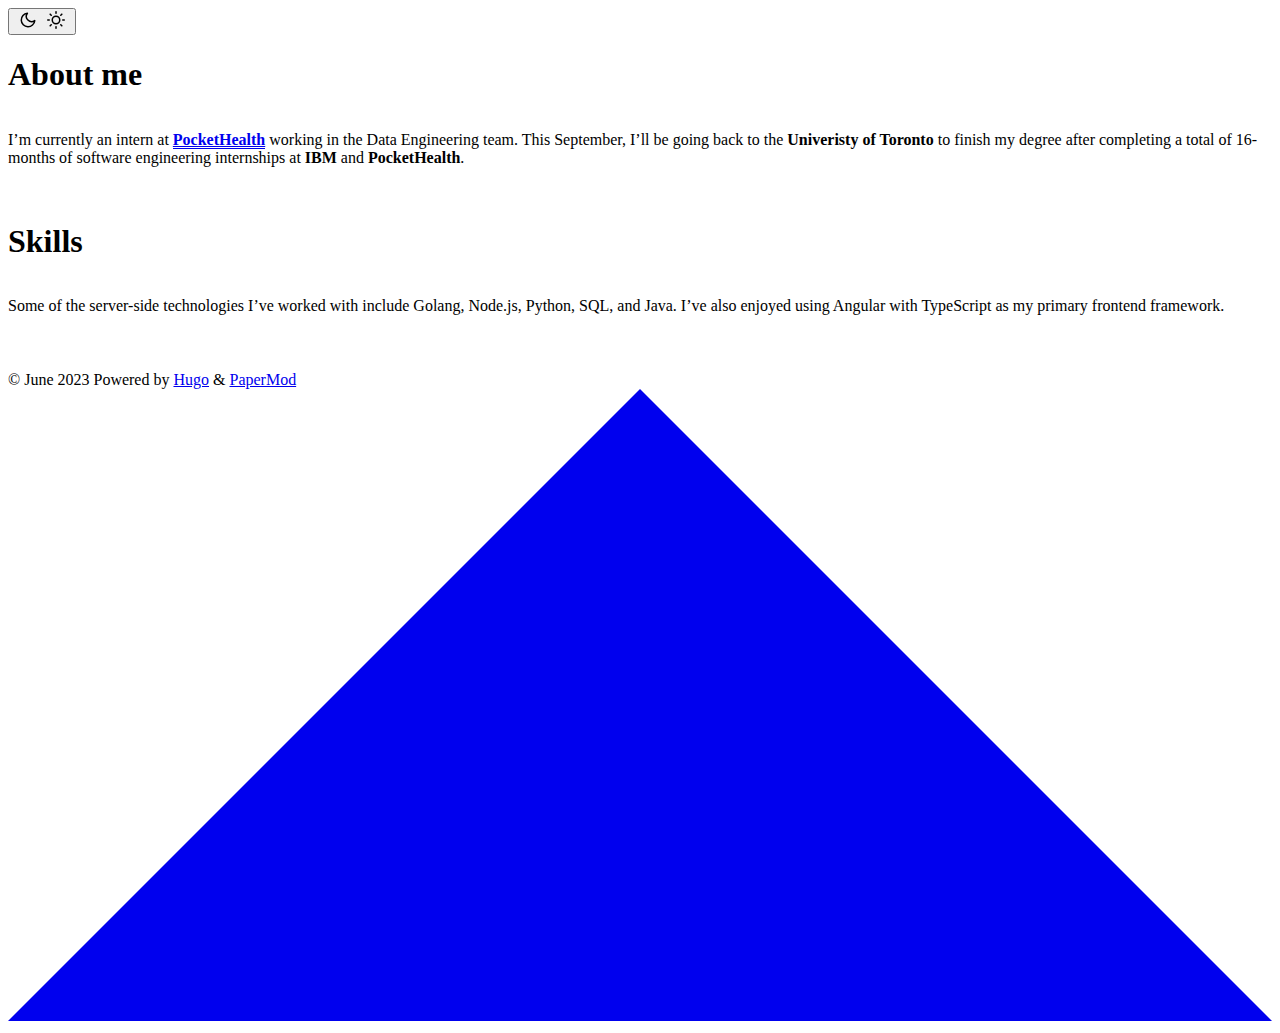
<file: docs/posts/index.html>
<!DOCTYPE html>
<html lang="en" dir="auto">

<head><meta charset="utf-8">
<meta http-equiv="X-UA-Compatible" content="IE=edge">
<meta name="viewport" content="width=device-width, initial-scale=1, shrink-to-fit=no">
<meta name="robots" content="index, follow">
<title>Posts | </title>
<meta name="keywords" content="">
<meta name="description" content="Posts - ">
<meta name="author" content="">
<link rel="canonical" href="https://juneoh710.github.io/posts/">
<link crossorigin="anonymous" href="https://juneoh710.github.io/assets/css/stylesheet.fe03448d3586d4252ac4208747e15aa1b3a4201f90a88b7a397b513f6c7a7e07.css" integrity="sha256-/gNEjTWG1CUqxCCHR&#43;FaobOkIB&#43;QqIt6OXtRP2x6fgc=" rel="preload stylesheet" as="style">
<link rel="icon" href="https://juneoh710.github.io/favicon.ico">
<link rel="icon" type="image/png" sizes="16x16" href="https://juneoh710.github.io/favicon-16x16.png">
<link rel="icon" type="image/png" sizes="32x32" href="https://juneoh710.github.io/favicon-32x32.png">
<link rel="apple-touch-icon" href="https://juneoh710.github.io/apple-touch-icon.png">
<link rel="mask-icon" href="https://juneoh710.github.io/safari-pinned-tab.svg">
<meta name="theme-color" content="#2e2e33">
<meta name="msapplication-TileColor" content="#2e2e33">
<link rel="alternate" type="application/rss+xml" href="https://juneoh710.github.io/posts/index.xml">
<noscript>
    <style>
        #theme-toggle,
        .top-link {
            display: none;
        }

    </style>
    <style>
        @media (prefers-color-scheme: dark) {
            :root {
                --theme: rgb(29, 30, 32);
                --entry: rgb(46, 46, 51);
                --primary: rgb(218, 218, 219);
                --secondary: rgb(155, 156, 157);
                --tertiary: rgb(65, 66, 68);
                --content: rgb(196, 196, 197);
                --hljs-bg: rgb(46, 46, 51);
                --code-bg: rgb(55, 56, 62);
                --border: rgb(51, 51, 51);
            }

            .list {
                background: var(--theme);
            }

            .list:not(.dark)::-webkit-scrollbar-track {
                background: 0 0;
            }

            .list:not(.dark)::-webkit-scrollbar-thumb {
                border-color: var(--theme);
            }
        }

    </style>
</noscript><meta property="og:title" content="Posts" />
<meta property="og:description" content="" />
<meta property="og:type" content="website" />
<meta property="og:url" content="https://juneoh710.github.io/posts/" />

<meta name="twitter:card" content="summary"/>
<meta name="twitter:title" content="Posts"/>
<meta name="twitter:description" content=""/>


<script type="application/ld+json">
{
  "@context": "https://schema.org",
  "@type": "BreadcrumbList",
  "itemListElement": [
    {
      "@type": "ListItem",
      "position":  1 ,
      "name": "Posts",
      "item": "https://juneoh710.github.io/posts/"
    }
  ]
}
</script>
    <link rel="stylesheet" href="https://juneoh710.github.io/static/post-entry.css">
    <link rel="stylesheet" href="https://juneoh710.github.io/static/post-single.css">
</head>

<body class="list" id="top">
<script>
    if (localStorage.getItem("pref-theme") === "dark") {
        document.body.classList.add('dark');
    } else if (localStorage.getItem("pref-theme") === "light") {
        document.body.classList.remove('dark')
    } else if (window.matchMedia('(prefers-color-scheme: dark)').matches) {
        document.body.classList.add('dark');
    }

</script>

<header class="header">
    <nav class="nav">
        <div class="logo">
            <div class="logo-switches">
                <button id="theme-toggle" accesskey="t" title="(Alt + T)">
                    <svg id="moon" xmlns="http://www.w3.org/2000/svg" width="24" height="18" viewBox="0 0 24 24"
                        fill="none" stroke="currentColor" stroke-width="2" stroke-linecap="round"
                        stroke-linejoin="round">
                        <path d="M21 12.79A9 9 0 1 1 11.21 3 7 7 0 0 0 21 12.79z"></path>
                    </svg>
                    <svg id="sun" xmlns="http://www.w3.org/2000/svg" width="24" height="18" viewBox="0 0 24 24"
                        fill="none" stroke="currentColor" stroke-width="2" stroke-linecap="round"
                        stroke-linejoin="round">
                        <circle cx="12" cy="12" r="5"></circle>
                        <line x1="12" y1="1" x2="12" y2="3"></line>
                        <line x1="12" y1="21" x2="12" y2="23"></line>
                        <line x1="4.22" y1="4.22" x2="5.64" y2="5.64"></line>
                        <line x1="18.36" y1="18.36" x2="19.78" y2="19.78"></line>
                        <line x1="1" y1="12" x2="3" y2="12"></line>
                        <line x1="21" y1="12" x2="23" y2="12"></line>
                        <line x1="4.22" y1="19.78" x2="5.64" y2="18.36"></line>
                        <line x1="18.36" y1="5.64" x2="19.78" y2="4.22"></line>
                    </svg>
                </button>
            </div>
        </div>
        <ul id="menu">
        </ul>
    </nav>
</header>
<main class="main"> 

<article class="post-entry">
    <header class="post-header">
        
        <h1>
          About me
        </h1>
        <div class="post-meta">

</div>
      </header> 
      <div class="post-content"><p>I&rsquo;m currently an intern at <a href="https://www.pockethealth.com/"><strong>PocketHealth</strong></a> working in the Data Engineering team. This September, I&rsquo;ll be going back to the <strong>Univeristy of Toronto</strong> to finish my degree after completing a total of 16-months of software engineering internships at <strong>IBM</strong> and <strong>PocketHealth</strong>.</p>


      </div>
    
      <footer class="post-footer">
        <ul class="post-tags">
        </ul>
      </footer>
</article>

<article class="post-entry">
    <header class="post-header">
        
        <h1>
          Skills
        </h1>
        <div class="post-meta">

</div>
      </header> 
      <div class="post-content"><p>Some of the server-side technologies I&rsquo;ve worked with include Golang, Node.js, Python, SQL, and Java. I&rsquo;ve also enjoyed using Angular with TypeScript as my primary frontend framework.</p>


      </div>
    
      <footer class="post-footer">
        <ul class="post-tags">
        </ul>
      </footer>
</article>
    </main>
    
<footer class="footer">
    <span>© June 2023</span>
    <span>
        Powered by
        <a href="https://gohugo.io/" rel="noopener noreferrer" target="_blank">Hugo</a> &
        <a href="https://github.com/adityatelange/hugo-PaperMod/" rel="noopener" target="_blank">PaperMod</a>
    </span>
</footer>
<a href="#top" aria-label="go to top" title="Go to Top (Alt + G)" class="top-link" id="top-link" accesskey="g">
    <svg xmlns="http://www.w3.org/2000/svg" viewBox="0 0 12 6" fill="currentColor">
        <path d="M12 6H0l6-6z" />
    </svg>
</a>

<script>
    let menu = document.getElementById('menu')
    if (menu) {
        menu.scrollLeft = localStorage.getItem("menu-scroll-position");
        menu.onscroll = function () {
            localStorage.setItem("menu-scroll-position", menu.scrollLeft);
        }
    }

    document.querySelectorAll('a[href^="#"]').forEach(anchor => {
        anchor.addEventListener("click", function (e) {
            e.preventDefault();
            var id = this.getAttribute("href").substr(1);
            if (!window.matchMedia('(prefers-reduced-motion: reduce)').matches) {
                document.querySelector(`[id='${decodeURIComponent(id)}']`).scrollIntoView({
                    behavior: "smooth"
                });
            } else {
                document.querySelector(`[id='${decodeURIComponent(id)}']`).scrollIntoView();
            }
            if (id === "top") {
                history.replaceState(null, null, " ");
            } else {
                history.pushState(null, null, `#${id}`);
            }
        });
    });

</script>
<script>
    var mybutton = document.getElementById("top-link");
    window.onscroll = function () {
        if (document.body.scrollTop > 800 || document.documentElement.scrollTop > 800) {
            mybutton.style.visibility = "visible";
            mybutton.style.opacity = "1";
        } else {
            mybutton.style.visibility = "hidden";
            mybutton.style.opacity = "0";
        }
    };

</script>
<script>
    document.getElementById("theme-toggle").addEventListener("click", () => {
        if (document.body.className.includes("dark")) {
            document.body.classList.remove('dark');
            localStorage.setItem("pref-theme", 'light');
        } else {
            document.body.classList.add('dark');
            localStorage.setItem("pref-theme", 'dark');
        }
    })

</script>
</body>

</html>
</file>
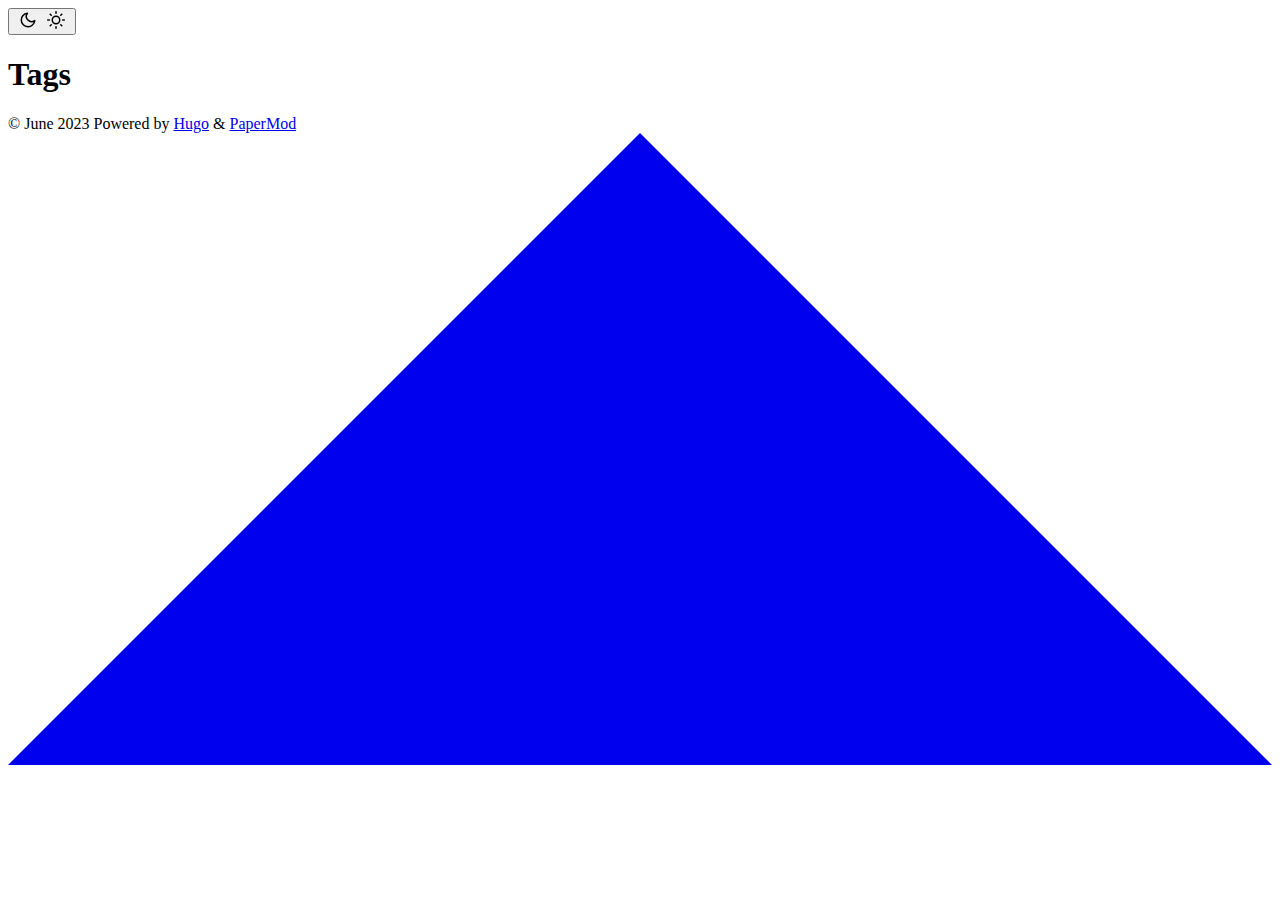
<file: docs/tags/index.html>
<!DOCTYPE html>
<html lang="en" dir="auto">

<head><meta charset="utf-8">
<meta http-equiv="X-UA-Compatible" content="IE=edge">
<meta name="viewport" content="width=device-width, initial-scale=1, shrink-to-fit=no">
<meta name="robots" content="index, follow">
<title>Tags | </title>
<meta name="keywords" content="">
<meta name="description" content="">
<meta name="author" content="">
<link rel="canonical" href="https://juneoh710.github.io/tags/">
<link crossorigin="anonymous" href="https://juneoh710.github.io/assets/css/stylesheet.fe03448d3586d4252ac4208747e15aa1b3a4201f90a88b7a397b513f6c7a7e07.css" integrity="sha256-/gNEjTWG1CUqxCCHR&#43;FaobOkIB&#43;QqIt6OXtRP2x6fgc=" rel="preload stylesheet" as="style">
<link rel="icon" href="https://juneoh710.github.io/favicon.ico">
<link rel="icon" type="image/png" sizes="16x16" href="https://juneoh710.github.io/favicon-16x16.png">
<link rel="icon" type="image/png" sizes="32x32" href="https://juneoh710.github.io/favicon-32x32.png">
<link rel="apple-touch-icon" href="https://juneoh710.github.io/apple-touch-icon.png">
<link rel="mask-icon" href="https://juneoh710.github.io/safari-pinned-tab.svg">
<meta name="theme-color" content="#2e2e33">
<meta name="msapplication-TileColor" content="#2e2e33">
<link rel="alternate" type="application/rss+xml" href="https://juneoh710.github.io/tags/index.xml">
<noscript>
    <style>
        #theme-toggle,
        .top-link {
            display: none;
        }

    </style>
    <style>
        @media (prefers-color-scheme: dark) {
            :root {
                --theme: rgb(29, 30, 32);
                --entry: rgb(46, 46, 51);
                --primary: rgb(218, 218, 219);
                --secondary: rgb(155, 156, 157);
                --tertiary: rgb(65, 66, 68);
                --content: rgb(196, 196, 197);
                --hljs-bg: rgb(46, 46, 51);
                --code-bg: rgb(55, 56, 62);
                --border: rgb(51, 51, 51);
            }

            .list {
                background: var(--theme);
            }

            .list:not(.dark)::-webkit-scrollbar-track {
                background: 0 0;
            }

            .list:not(.dark)::-webkit-scrollbar-thumb {
                border-color: var(--theme);
            }
        }

    </style>
</noscript><meta property="og:title" content="Tags" />
<meta property="og:description" content="" />
<meta property="og:type" content="website" />
<meta property="og:url" content="https://juneoh710.github.io/tags/" />

<meta name="twitter:card" content="summary"/>
<meta name="twitter:title" content="Tags"/>
<meta name="twitter:description" content=""/>

    <link rel="stylesheet" href="https://juneoh710.github.io/static/post-entry.css">
    <link rel="stylesheet" href="https://juneoh710.github.io/static/post-single.css">
</head>

<body class="list" id="top">
<script>
    if (localStorage.getItem("pref-theme") === "dark") {
        document.body.classList.add('dark');
    } else if (localStorage.getItem("pref-theme") === "light") {
        document.body.classList.remove('dark')
    } else if (window.matchMedia('(prefers-color-scheme: dark)').matches) {
        document.body.classList.add('dark');
    }

</script>

<header class="header">
    <nav class="nav">
        <div class="logo">
            <div class="logo-switches">
                <button id="theme-toggle" accesskey="t" title="(Alt + T)">
                    <svg id="moon" xmlns="http://www.w3.org/2000/svg" width="24" height="18" viewBox="0 0 24 24"
                        fill="none" stroke="currentColor" stroke-width="2" stroke-linecap="round"
                        stroke-linejoin="round">
                        <path d="M21 12.79A9 9 0 1 1 11.21 3 7 7 0 0 0 21 12.79z"></path>
                    </svg>
                    <svg id="sun" xmlns="http://www.w3.org/2000/svg" width="24" height="18" viewBox="0 0 24 24"
                        fill="none" stroke="currentColor" stroke-width="2" stroke-linecap="round"
                        stroke-linejoin="round">
                        <circle cx="12" cy="12" r="5"></circle>
                        <line x1="12" y1="1" x2="12" y2="3"></line>
                        <line x1="12" y1="21" x2="12" y2="23"></line>
                        <line x1="4.22" y1="4.22" x2="5.64" y2="5.64"></line>
                        <line x1="18.36" y1="18.36" x2="19.78" y2="19.78"></line>
                        <line x1="1" y1="12" x2="3" y2="12"></line>
                        <line x1="21" y1="12" x2="23" y2="12"></line>
                        <line x1="4.22" y1="19.78" x2="5.64" y2="18.36"></line>
                        <line x1="18.36" y1="5.64" x2="19.78" y2="4.22"></line>
                    </svg>
                </button>
            </div>
        </div>
        <ul id="menu">
        </ul>
    </nav>
</header>
<main class="main">
<header class="page-header">
    <h1>Tags</h1>
</header>

<ul class="terms-tags">
</ul>
    </main>
    
<footer class="footer">
    <span>© June 2023</span>
    <span>
        Powered by
        <a href="https://gohugo.io/" rel="noopener noreferrer" target="_blank">Hugo</a> &
        <a href="https://github.com/adityatelange/hugo-PaperMod/" rel="noopener" target="_blank">PaperMod</a>
    </span>
</footer>
<a href="#top" aria-label="go to top" title="Go to Top (Alt + G)" class="top-link" id="top-link" accesskey="g">
    <svg xmlns="http://www.w3.org/2000/svg" viewBox="0 0 12 6" fill="currentColor">
        <path d="M12 6H0l6-6z" />
    </svg>
</a>

<script>
    let menu = document.getElementById('menu')
    if (menu) {
        menu.scrollLeft = localStorage.getItem("menu-scroll-position");
        menu.onscroll = function () {
            localStorage.setItem("menu-scroll-position", menu.scrollLeft);
        }
    }

    document.querySelectorAll('a[href^="#"]').forEach(anchor => {
        anchor.addEventListener("click", function (e) {
            e.preventDefault();
            var id = this.getAttribute("href").substr(1);
            if (!window.matchMedia('(prefers-reduced-motion: reduce)').matches) {
                document.querySelector(`[id='${decodeURIComponent(id)}']`).scrollIntoView({
                    behavior: "smooth"
                });
            } else {
                document.querySelector(`[id='${decodeURIComponent(id)}']`).scrollIntoView();
            }
            if (id === "top") {
                history.replaceState(null, null, " ");
            } else {
                history.pushState(null, null, `#${id}`);
            }
        });
    });

</script>
<script>
    var mybutton = document.getElementById("top-link");
    window.onscroll = function () {
        if (document.body.scrollTop > 800 || document.documentElement.scrollTop > 800) {
            mybutton.style.visibility = "visible";
            mybutton.style.opacity = "1";
        } else {
            mybutton.style.visibility = "hidden";
            mybutton.style.opacity = "0";
        }
    };

</script>
<script>
    document.getElementById("theme-toggle").addEventListener("click", () => {
        if (document.body.className.includes("dark")) {
            document.body.classList.remove('dark');
            localStorage.setItem("pref-theme", 'light');
        } else {
            document.body.classList.add('dark');
            localStorage.setItem("pref-theme", 'dark');
        }
    })

</script>
</body>

</html>
</file>
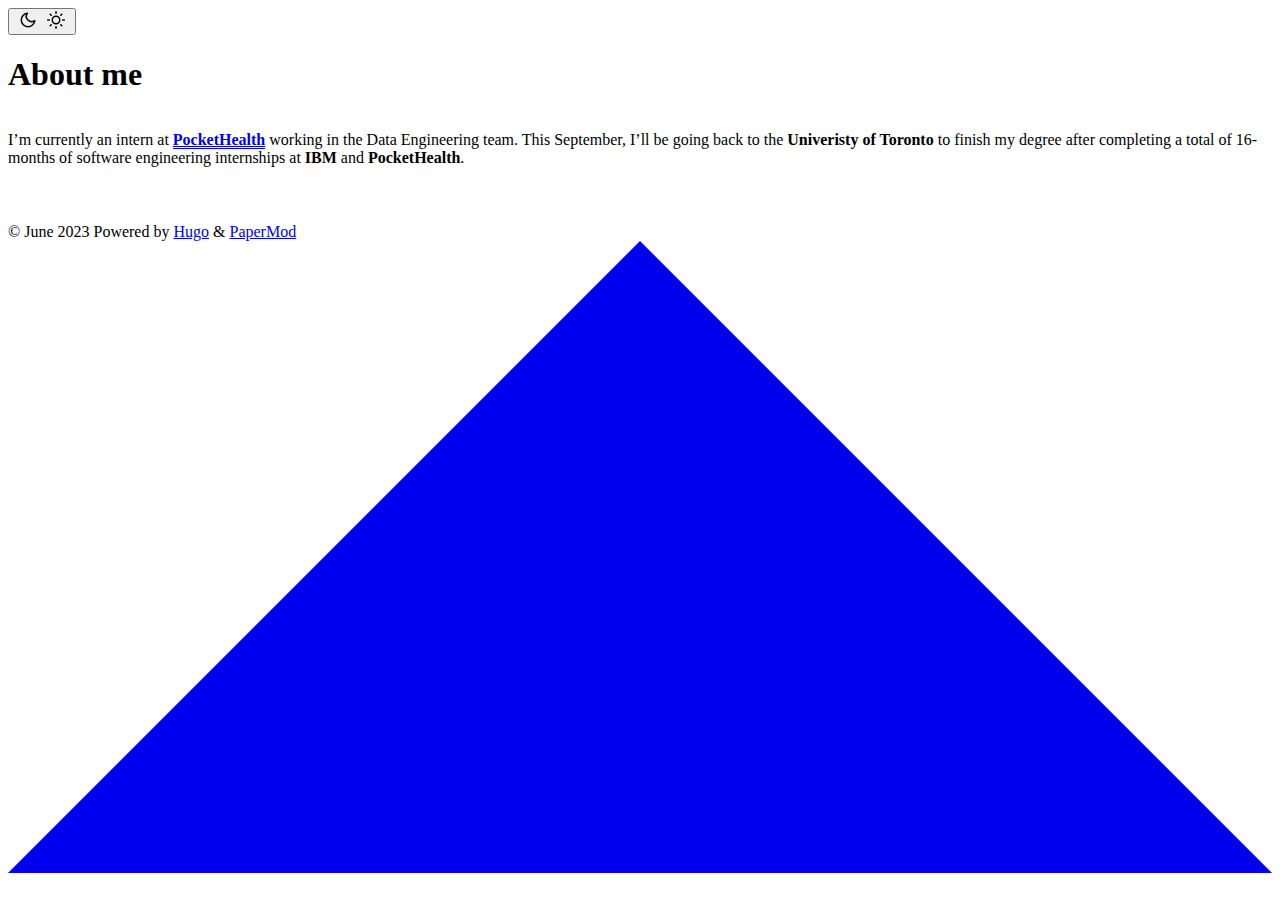
<file: public/posts/index.html>
<!DOCTYPE html>
<html lang="en" dir="auto">

<head><meta charset="utf-8">
<meta http-equiv="X-UA-Compatible" content="IE=edge">
<meta name="viewport" content="width=device-width, initial-scale=1, shrink-to-fit=no">
<meta name="robots" content="index, follow">
<title>Posts | </title>
<meta name="keywords" content="">
<meta name="description" content="Posts - ">
<meta name="author" content="">
<link rel="canonical" href="https://juneoh710.github.io/posts/">
<link crossorigin="anonymous" href="https://juneoh710.github.io/assets/css/stylesheet.fe03448d3586d4252ac4208747e15aa1b3a4201f90a88b7a397b513f6c7a7e07.css" integrity="sha256-/gNEjTWG1CUqxCCHR&#43;FaobOkIB&#43;QqIt6OXtRP2x6fgc=" rel="preload stylesheet" as="style">
<link rel="icon" href="https://juneoh710.github.io/favicon.ico">
<link rel="icon" type="image/png" sizes="16x16" href="https://juneoh710.github.io/favicon-16x16.png">
<link rel="icon" type="image/png" sizes="32x32" href="https://juneoh710.github.io/favicon-32x32.png">
<link rel="apple-touch-icon" href="https://juneoh710.github.io/apple-touch-icon.png">
<link rel="mask-icon" href="https://juneoh710.github.io/safari-pinned-tab.svg">
<meta name="theme-color" content="#2e2e33">
<meta name="msapplication-TileColor" content="#2e2e33">
<link rel="alternate" type="application/rss+xml" href="https://juneoh710.github.io/posts/index.xml">
<noscript>
    <style>
        #theme-toggle,
        .top-link {
            display: none;
        }

    </style>
    <style>
        @media (prefers-color-scheme: dark) {
            :root {
                --theme: rgb(29, 30, 32);
                --entry: rgb(46, 46, 51);
                --primary: rgb(218, 218, 219);
                --secondary: rgb(155, 156, 157);
                --tertiary: rgb(65, 66, 68);
                --content: rgb(196, 196, 197);
                --hljs-bg: rgb(46, 46, 51);
                --code-bg: rgb(55, 56, 62);
                --border: rgb(51, 51, 51);
            }

            .list {
                background: var(--theme);
            }

            .list:not(.dark)::-webkit-scrollbar-track {
                background: 0 0;
            }

            .list:not(.dark)::-webkit-scrollbar-thumb {
                border-color: var(--theme);
            }
        }

    </style>
</noscript><meta property="og:title" content="Posts" />
<meta property="og:description" content="" />
<meta property="og:type" content="website" />
<meta property="og:url" content="https://juneoh710.github.io/posts/" />

<meta name="twitter:card" content="summary"/>
<meta name="twitter:title" content="Posts"/>
<meta name="twitter:description" content=""/>


<script type="application/ld+json">
{
  "@context": "https://schema.org",
  "@type": "BreadcrumbList",
  "itemListElement": [
    {
      "@type": "ListItem",
      "position":  1 ,
      "name": "Posts",
      "item": "https://juneoh710.github.io/posts/"
    }
  ]
}
</script>
    <link rel="stylesheet" href="https://juneoh710.github.io/static/post-entry.css">
    <link rel="stylesheet" href="https://juneoh710.github.io/static/post-single.css">
</head>

<body class="list" id="top">
<script>
    if (localStorage.getItem("pref-theme") === "dark") {
        document.body.classList.add('dark');
    } else if (localStorage.getItem("pref-theme") === "light") {
        document.body.classList.remove('dark')
    } else if (window.matchMedia('(prefers-color-scheme: dark)').matches) {
        document.body.classList.add('dark');
    }

</script>

<header class="header">
    <nav class="nav">
        <div class="logo">
            <div class="logo-switches">
                <button id="theme-toggle" accesskey="t" title="(Alt + T)">
                    <svg id="moon" xmlns="http://www.w3.org/2000/svg" width="24" height="18" viewBox="0 0 24 24"
                        fill="none" stroke="currentColor" stroke-width="2" stroke-linecap="round"
                        stroke-linejoin="round">
                        <path d="M21 12.79A9 9 0 1 1 11.21 3 7 7 0 0 0 21 12.79z"></path>
                    </svg>
                    <svg id="sun" xmlns="http://www.w3.org/2000/svg" width="24" height="18" viewBox="0 0 24 24"
                        fill="none" stroke="currentColor" stroke-width="2" stroke-linecap="round"
                        stroke-linejoin="round">
                        <circle cx="12" cy="12" r="5"></circle>
                        <line x1="12" y1="1" x2="12" y2="3"></line>
                        <line x1="12" y1="21" x2="12" y2="23"></line>
                        <line x1="4.22" y1="4.22" x2="5.64" y2="5.64"></line>
                        <line x1="18.36" y1="18.36" x2="19.78" y2="19.78"></line>
                        <line x1="1" y1="12" x2="3" y2="12"></line>
                        <line x1="21" y1="12" x2="23" y2="12"></line>
                        <line x1="4.22" y1="19.78" x2="5.64" y2="18.36"></line>
                        <line x1="18.36" y1="5.64" x2="19.78" y2="4.22"></line>
                    </svg>
                </button>
            </div>
        </div>
        <ul id="menu">
        </ul>
    </nav>
</header>
<main class="main"> 

<article class="post-entry">
    <header class="post-header">
        
        <h1>
          About me
        </h1>
        <div class="post-meta">

</div>
      </header> 
      <div class="post-content"><p>I&rsquo;m currently an intern at <a href="https://www.pockethealth.com/"><strong>PocketHealth</strong></a> working in the Data Engineering team. This September, I&rsquo;ll be going back to the <strong>Univeristy of Toronto</strong> to finish my degree after completing a total of 16-months of software engineering internships at <strong>IBM</strong> and <strong>PocketHealth</strong>.</p>


      </div>
    
      <footer class="post-footer">
        <ul class="post-tags">
        </ul>
      </footer>
</article>
    </main>
    
<footer class="footer">
    <span>© June 2023</span>
    <span>
        Powered by
        <a href="https://gohugo.io/" rel="noopener noreferrer" target="_blank">Hugo</a> &
        <a href="https://github.com/adityatelange/hugo-PaperMod/" rel="noopener" target="_blank">PaperMod</a>
    </span>
</footer>
<a href="#top" aria-label="go to top" title="Go to Top (Alt + G)" class="top-link" id="top-link" accesskey="g">
    <svg xmlns="http://www.w3.org/2000/svg" viewBox="0 0 12 6" fill="currentColor">
        <path d="M12 6H0l6-6z" />
    </svg>
</a>

<script>
    let menu = document.getElementById('menu')
    if (menu) {
        menu.scrollLeft = localStorage.getItem("menu-scroll-position");
        menu.onscroll = function () {
            localStorage.setItem("menu-scroll-position", menu.scrollLeft);
        }
    }

    document.querySelectorAll('a[href^="#"]').forEach(anchor => {
        anchor.addEventListener("click", function (e) {
            e.preventDefault();
            var id = this.getAttribute("href").substr(1);
            if (!window.matchMedia('(prefers-reduced-motion: reduce)').matches) {
                document.querySelector(`[id='${decodeURIComponent(id)}']`).scrollIntoView({
                    behavior: "smooth"
                });
            } else {
                document.querySelector(`[id='${decodeURIComponent(id)}']`).scrollIntoView();
            }
            if (id === "top") {
                history.replaceState(null, null, " ");
            } else {
                history.pushState(null, null, `#${id}`);
            }
        });
    });

</script>
<script>
    var mybutton = document.getElementById("top-link");
    window.onscroll = function () {
        if (document.body.scrollTop > 800 || document.documentElement.scrollTop > 800) {
            mybutton.style.visibility = "visible";
            mybutton.style.opacity = "1";
        } else {
            mybutton.style.visibility = "hidden";
            mybutton.style.opacity = "0";
        }
    };

</script>
<script>
    document.getElementById("theme-toggle").addEventListener("click", () => {
        if (document.body.className.includes("dark")) {
            document.body.classList.remove('dark');
            localStorage.setItem("pref-theme", 'light');
        } else {
            document.body.classList.add('dark');
            localStorage.setItem("pref-theme", 'dark');
        }
    })

</script>
</body>

</html>
</file>
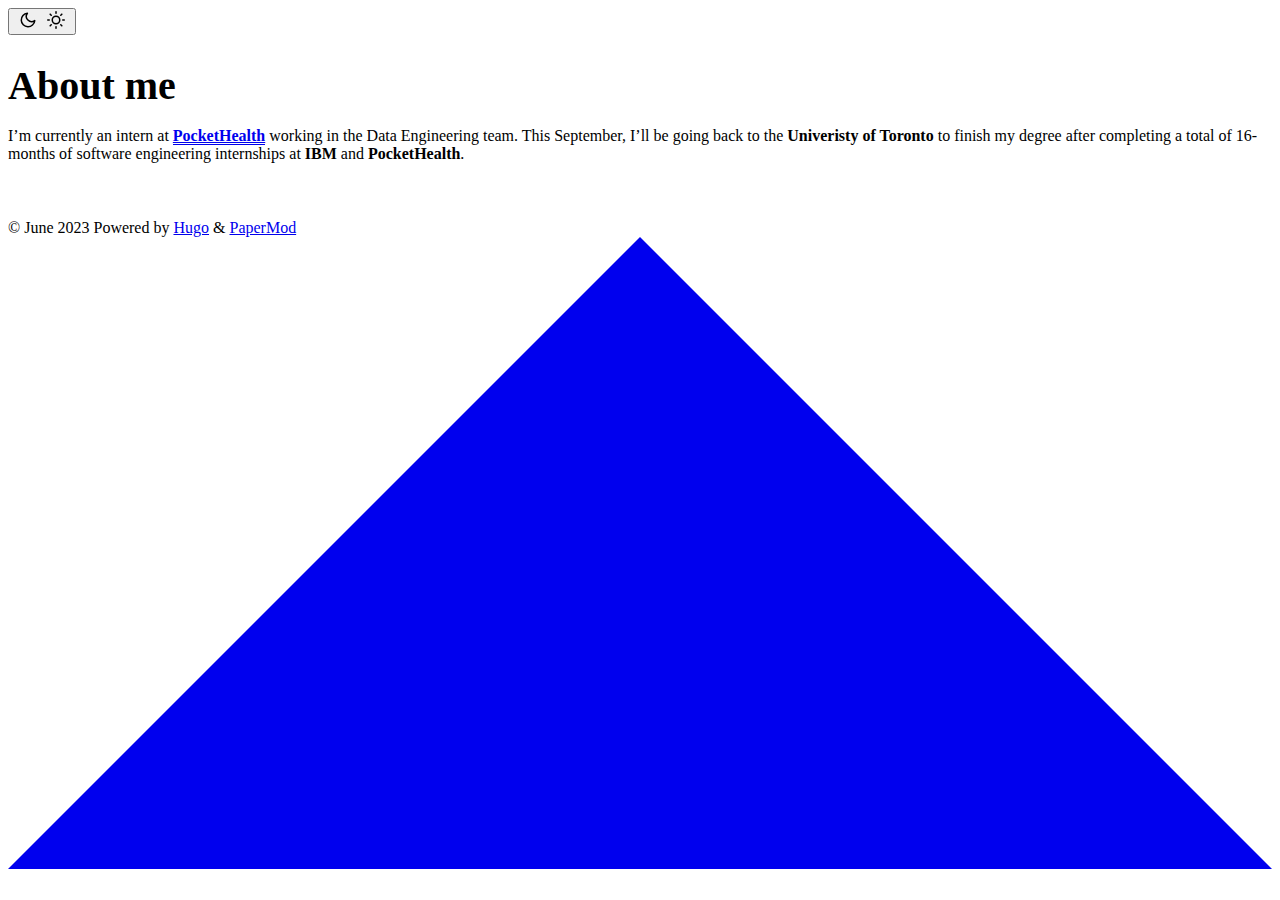
<file: docs/posts/1/index.html>
<!DOCTYPE html>
<html lang="en" dir="auto">

<head><meta charset="utf-8">
<meta http-equiv="X-UA-Compatible" content="IE=edge">
<meta name="viewport" content="width=device-width, initial-scale=1, shrink-to-fit=no">
<meta name="robots" content="index, follow">
<title>About me | </title>
<meta name="keywords" content="">
<meta name="description" content="I&rsquo;m currently an intern at PocketHealth working in the Data Engineering team. This September, I&rsquo;ll be going back to the Univeristy of Toronto to finish my degree after completing a total of 16-months of software engineering internships at IBM and PocketHealth.">
<meta name="author" content="">
<link rel="canonical" href="https://juneoh710.github.io/posts/1/">
<link crossorigin="anonymous" href="https://juneoh710.github.io/assets/css/stylesheet.fe03448d3586d4252ac4208747e15aa1b3a4201f90a88b7a397b513f6c7a7e07.css" integrity="sha256-/gNEjTWG1CUqxCCHR&#43;FaobOkIB&#43;QqIt6OXtRP2x6fgc=" rel="preload stylesheet" as="style">
<link rel="icon" href="https://juneoh710.github.io/favicon.ico">
<link rel="icon" type="image/png" sizes="16x16" href="https://juneoh710.github.io/favicon-16x16.png">
<link rel="icon" type="image/png" sizes="32x32" href="https://juneoh710.github.io/favicon-32x32.png">
<link rel="apple-touch-icon" href="https://juneoh710.github.io/apple-touch-icon.png">
<link rel="mask-icon" href="https://juneoh710.github.io/safari-pinned-tab.svg">
<meta name="theme-color" content="#2e2e33">
<meta name="msapplication-TileColor" content="#2e2e33">
<noscript>
    <style>
        #theme-toggle,
        .top-link {
            display: none;
        }

    </style>
    <style>
        @media (prefers-color-scheme: dark) {
            :root {
                --theme: rgb(29, 30, 32);
                --entry: rgb(46, 46, 51);
                --primary: rgb(218, 218, 219);
                --secondary: rgb(155, 156, 157);
                --tertiary: rgb(65, 66, 68);
                --content: rgb(196, 196, 197);
                --hljs-bg: rgb(46, 46, 51);
                --code-bg: rgb(55, 56, 62);
                --border: rgb(51, 51, 51);
            }

            .list {
                background: var(--theme);
            }

            .list:not(.dark)::-webkit-scrollbar-track {
                background: 0 0;
            }

            .list:not(.dark)::-webkit-scrollbar-thumb {
                border-color: var(--theme);
            }
        }

    </style>
</noscript><meta property="og:title" content="About me" />
<meta property="og:description" content="I&rsquo;m currently an intern at PocketHealth working in the Data Engineering team. This September, I&rsquo;ll be going back to the Univeristy of Toronto to finish my degree after completing a total of 16-months of software engineering internships at IBM and PocketHealth." />
<meta property="og:type" content="article" />
<meta property="og:url" content="https://juneoh710.github.io/posts/1/" /><meta property="article:section" content="posts" />



<meta name="twitter:card" content="summary"/>
<meta name="twitter:title" content="About me"/>
<meta name="twitter:description" content="I&rsquo;m currently an intern at PocketHealth working in the Data Engineering team. This September, I&rsquo;ll be going back to the Univeristy of Toronto to finish my degree after completing a total of 16-months of software engineering internships at IBM and PocketHealth."/>


<script type="application/ld+json">
{
  "@context": "https://schema.org",
  "@type": "BreadcrumbList",
  "itemListElement": [
    {
      "@type": "ListItem",
      "position":  1 ,
      "name": "Posts",
      "item": "https://juneoh710.github.io/posts/"
    }, 
    {
      "@type": "ListItem",
      "position":  2 ,
      "name": "About me",
      "item": "https://juneoh710.github.io/posts/1/"
    }
  ]
}
</script>
<script type="application/ld+json">
{
  "@context": "https://schema.org",
  "@type": "BlogPosting",
  "headline": "About me",
  "name": "About me",
  "description": "I\u0026rsquo;m currently an intern at PocketHealth working in the Data Engineering team. This September, I\u0026rsquo;ll be going back to the Univeristy of Toronto to finish my degree after completing a total of 16-months of software engineering internships at IBM and PocketHealth.",
  "keywords": [
    
  ],
  "articleBody": "I’m currently an intern at PocketHealth working in the Data Engineering team. This September, I’ll be going back to the Univeristy of Toronto to finish my degree after completing a total of 16-months of software engineering internships at IBM and PocketHealth.\n",
  "wordCount" : "41",
  "inLanguage": "en",
  "datePublished": "0001-01-01T00:00:00Z",
  "dateModified": "0001-01-01T00:00:00Z",
  "mainEntityOfPage": {
    "@type": "WebPage",
    "@id": "https://juneoh710.github.io/posts/1/"
  },
  "publisher": {
    "@type": "Organization",
    "name": "",
    "logo": {
      "@type": "ImageObject",
      "url": "https://juneoh710.github.io/favicon.ico"
    }
  }
}
</script>
    <link rel="stylesheet" href="https://juneoh710.github.io/static/post-entry.css">
    <link rel="stylesheet" href="https://juneoh710.github.io/static/post-single.css">
</head>

<body class="" id="top">
<script>
    if (localStorage.getItem("pref-theme") === "dark") {
        document.body.classList.add('dark');
    } else if (localStorage.getItem("pref-theme") === "light") {
        document.body.classList.remove('dark')
    } else if (window.matchMedia('(prefers-color-scheme: dark)').matches) {
        document.body.classList.add('dark');
    }

</script>

<header class="header">
    <nav class="nav">
        <div class="logo">
            <div class="logo-switches">
                <button id="theme-toggle" accesskey="t" title="(Alt + T)">
                    <svg id="moon" xmlns="http://www.w3.org/2000/svg" width="24" height="18" viewBox="0 0 24 24"
                        fill="none" stroke="currentColor" stroke-width="2" stroke-linecap="round"
                        stroke-linejoin="round">
                        <path d="M21 12.79A9 9 0 1 1 11.21 3 7 7 0 0 0 21 12.79z"></path>
                    </svg>
                    <svg id="sun" xmlns="http://www.w3.org/2000/svg" width="24" height="18" viewBox="0 0 24 24"
                        fill="none" stroke="currentColor" stroke-width="2" stroke-linecap="round"
                        stroke-linejoin="round">
                        <circle cx="12" cy="12" r="5"></circle>
                        <line x1="12" y1="1" x2="12" y2="3"></line>
                        <line x1="12" y1="21" x2="12" y2="23"></line>
                        <line x1="4.22" y1="4.22" x2="5.64" y2="5.64"></line>
                        <line x1="18.36" y1="18.36" x2="19.78" y2="19.78"></line>
                        <line x1="1" y1="12" x2="3" y2="12"></line>
                        <line x1="21" y1="12" x2="23" y2="12"></line>
                        <line x1="4.22" y1="19.78" x2="5.64" y2="18.36"></line>
                        <line x1="18.36" y1="5.64" x2="19.78" y2="4.22"></line>
                    </svg>
                </button>
            </div>
        </div>
        <ul id="menu">
        </ul>
    </nav>
</header>
<main class="main">

<article class="post-single">
  <header class="post-header">
    
    <h1 class="post-title">
      About me
    </h1>
    <div class="post-meta">

</div>
  </header> 
  <div class="post-content"><p>I&rsquo;m currently an intern at <a href="https://www.pockethealth.com/"><strong>PocketHealth</strong></a> working in the Data Engineering team. This September, I&rsquo;ll be going back to the <strong>Univeristy of Toronto</strong> to finish my degree after completing a total of 16-months of software engineering internships at <strong>IBM</strong> and <strong>PocketHealth</strong>.</p>


  </div>

  <footer class="post-footer">
    <ul class="post-tags">
    </ul>
  </footer>
</article>
    </main>
    
<footer class="footer">
    <span>© June 2023</span>
    <span>
        Powered by
        <a href="https://gohugo.io/" rel="noopener noreferrer" target="_blank">Hugo</a> &
        <a href="https://github.com/adityatelange/hugo-PaperMod/" rel="noopener" target="_blank">PaperMod</a>
    </span>
</footer>
<a href="#top" aria-label="go to top" title="Go to Top (Alt + G)" class="top-link" id="top-link" accesskey="g">
    <svg xmlns="http://www.w3.org/2000/svg" viewBox="0 0 12 6" fill="currentColor">
        <path d="M12 6H0l6-6z" />
    </svg>
</a>

<script>
    let menu = document.getElementById('menu')
    if (menu) {
        menu.scrollLeft = localStorage.getItem("menu-scroll-position");
        menu.onscroll = function () {
            localStorage.setItem("menu-scroll-position", menu.scrollLeft);
        }
    }

    document.querySelectorAll('a[href^="#"]').forEach(anchor => {
        anchor.addEventListener("click", function (e) {
            e.preventDefault();
            var id = this.getAttribute("href").substr(1);
            if (!window.matchMedia('(prefers-reduced-motion: reduce)').matches) {
                document.querySelector(`[id='${decodeURIComponent(id)}']`).scrollIntoView({
                    behavior: "smooth"
                });
            } else {
                document.querySelector(`[id='${decodeURIComponent(id)}']`).scrollIntoView();
            }
            if (id === "top") {
                history.replaceState(null, null, " ");
            } else {
                history.pushState(null, null, `#${id}`);
            }
        });
    });

</script>
<script>
    var mybutton = document.getElementById("top-link");
    window.onscroll = function () {
        if (document.body.scrollTop > 800 || document.documentElement.scrollTop > 800) {
            mybutton.style.visibility = "visible";
            mybutton.style.opacity = "1";
        } else {
            mybutton.style.visibility = "hidden";
            mybutton.style.opacity = "0";
        }
    };

</script>
<script>
    document.getElementById("theme-toggle").addEventListener("click", () => {
        if (document.body.className.includes("dark")) {
            document.body.classList.remove('dark');
            localStorage.setItem("pref-theme", 'light');
        } else {
            document.body.classList.add('dark');
            localStorage.setItem("pref-theme", 'dark');
        }
    })

</script>
</body>

</html>
</file>
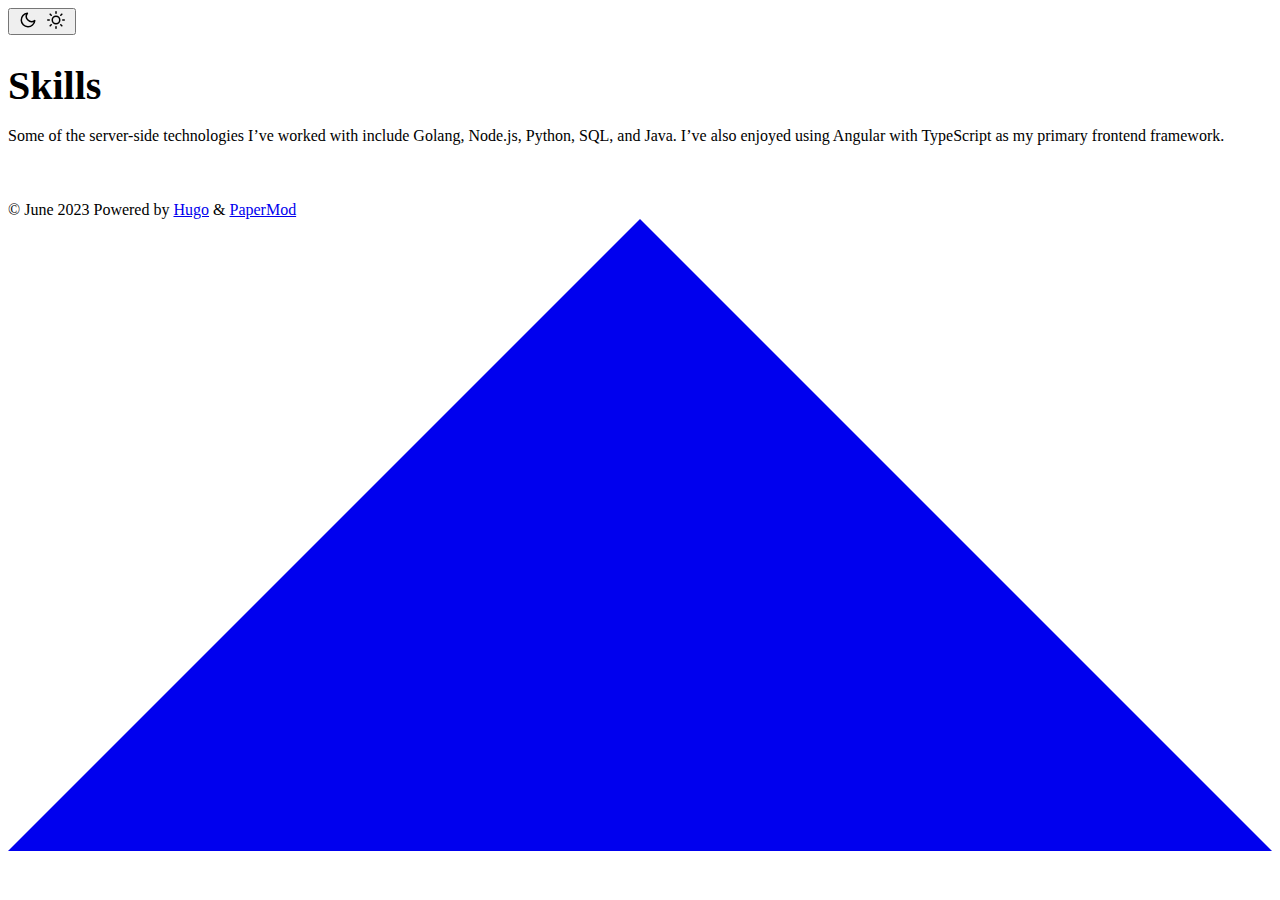
<file: docs/posts/11/index.html>
<!DOCTYPE html>
<html lang="en" dir="auto">

<head><meta charset="utf-8">
<meta http-equiv="X-UA-Compatible" content="IE=edge">
<meta name="viewport" content="width=device-width, initial-scale=1, shrink-to-fit=no">
<meta name="robots" content="index, follow">
<title>Skills | </title>
<meta name="keywords" content="">
<meta name="description" content="Some of the server-side technologies I&rsquo;ve worked with include Golang, Node.js, Python, SQL, and Java. I&rsquo;ve also enjoyed using Angular with TypeScript as my primary frontend framework.">
<meta name="author" content="">
<link rel="canonical" href="https://juneoh710.github.io/posts/11/">
<link crossorigin="anonymous" href="https://juneoh710.github.io/assets/css/stylesheet.fe03448d3586d4252ac4208747e15aa1b3a4201f90a88b7a397b513f6c7a7e07.css" integrity="sha256-/gNEjTWG1CUqxCCHR&#43;FaobOkIB&#43;QqIt6OXtRP2x6fgc=" rel="preload stylesheet" as="style">
<link rel="icon" href="https://juneoh710.github.io/favicon.ico">
<link rel="icon" type="image/png" sizes="16x16" href="https://juneoh710.github.io/favicon-16x16.png">
<link rel="icon" type="image/png" sizes="32x32" href="https://juneoh710.github.io/favicon-32x32.png">
<link rel="apple-touch-icon" href="https://juneoh710.github.io/apple-touch-icon.png">
<link rel="mask-icon" href="https://juneoh710.github.io/safari-pinned-tab.svg">
<meta name="theme-color" content="#2e2e33">
<meta name="msapplication-TileColor" content="#2e2e33">
<noscript>
    <style>
        #theme-toggle,
        .top-link {
            display: none;
        }

    </style>
    <style>
        @media (prefers-color-scheme: dark) {
            :root {
                --theme: rgb(29, 30, 32);
                --entry: rgb(46, 46, 51);
                --primary: rgb(218, 218, 219);
                --secondary: rgb(155, 156, 157);
                --tertiary: rgb(65, 66, 68);
                --content: rgb(196, 196, 197);
                --hljs-bg: rgb(46, 46, 51);
                --code-bg: rgb(55, 56, 62);
                --border: rgb(51, 51, 51);
            }

            .list {
                background: var(--theme);
            }

            .list:not(.dark)::-webkit-scrollbar-track {
                background: 0 0;
            }

            .list:not(.dark)::-webkit-scrollbar-thumb {
                border-color: var(--theme);
            }
        }

    </style>
</noscript><meta property="og:title" content="Skills" />
<meta property="og:description" content="Some of the server-side technologies I&rsquo;ve worked with include Golang, Node.js, Python, SQL, and Java. I&rsquo;ve also enjoyed using Angular with TypeScript as my primary frontend framework." />
<meta property="og:type" content="article" />
<meta property="og:url" content="https://juneoh710.github.io/posts/11/" /><meta property="article:section" content="posts" />



<meta name="twitter:card" content="summary"/>
<meta name="twitter:title" content="Skills"/>
<meta name="twitter:description" content="Some of the server-side technologies I&rsquo;ve worked with include Golang, Node.js, Python, SQL, and Java. I&rsquo;ve also enjoyed using Angular with TypeScript as my primary frontend framework."/>


<script type="application/ld+json">
{
  "@context": "https://schema.org",
  "@type": "BreadcrumbList",
  "itemListElement": [
    {
      "@type": "ListItem",
      "position":  1 ,
      "name": "Posts",
      "item": "https://juneoh710.github.io/posts/"
    }, 
    {
      "@type": "ListItem",
      "position":  2 ,
      "name": "Skills",
      "item": "https://juneoh710.github.io/posts/11/"
    }
  ]
}
</script>
<script type="application/ld+json">
{
  "@context": "https://schema.org",
  "@type": "BlogPosting",
  "headline": "Skills",
  "name": "Skills",
  "description": "Some of the server-side technologies I\u0026rsquo;ve worked with include Golang, Node.js, Python, SQL, and Java. I\u0026rsquo;ve also enjoyed using Angular with TypeScript as my primary frontend framework.",
  "keywords": [
    
  ],
  "articleBody": "Some of the server-side technologies I’ve worked with include Golang, Node.js, Python, SQL, and Java. I’ve also enjoyed using Angular with TypeScript as my primary frontend framework.\n",
  "wordCount" : "27",
  "inLanguage": "en",
  "datePublished": "0001-01-01T00:00:00Z",
  "dateModified": "0001-01-01T00:00:00Z",
  "mainEntityOfPage": {
    "@type": "WebPage",
    "@id": "https://juneoh710.github.io/posts/11/"
  },
  "publisher": {
    "@type": "Organization",
    "name": "",
    "logo": {
      "@type": "ImageObject",
      "url": "https://juneoh710.github.io/favicon.ico"
    }
  }
}
</script>
    <link rel="stylesheet" href="https://juneoh710.github.io/static/post-entry.css">
    <link rel="stylesheet" href="https://juneoh710.github.io/static/post-single.css">
</head>

<body class="" id="top">
<script>
    if (localStorage.getItem("pref-theme") === "dark") {
        document.body.classList.add('dark');
    } else if (localStorage.getItem("pref-theme") === "light") {
        document.body.classList.remove('dark')
    } else if (window.matchMedia('(prefers-color-scheme: dark)').matches) {
        document.body.classList.add('dark');
    }

</script>

<header class="header">
    <nav class="nav">
        <div class="logo">
            <div class="logo-switches">
                <button id="theme-toggle" accesskey="t" title="(Alt + T)">
                    <svg id="moon" xmlns="http://www.w3.org/2000/svg" width="24" height="18" viewBox="0 0 24 24"
                        fill="none" stroke="currentColor" stroke-width="2" stroke-linecap="round"
                        stroke-linejoin="round">
                        <path d="M21 12.79A9 9 0 1 1 11.21 3 7 7 0 0 0 21 12.79z"></path>
                    </svg>
                    <svg id="sun" xmlns="http://www.w3.org/2000/svg" width="24" height="18" viewBox="0 0 24 24"
                        fill="none" stroke="currentColor" stroke-width="2" stroke-linecap="round"
                        stroke-linejoin="round">
                        <circle cx="12" cy="12" r="5"></circle>
                        <line x1="12" y1="1" x2="12" y2="3"></line>
                        <line x1="12" y1="21" x2="12" y2="23"></line>
                        <line x1="4.22" y1="4.22" x2="5.64" y2="5.64"></line>
                        <line x1="18.36" y1="18.36" x2="19.78" y2="19.78"></line>
                        <line x1="1" y1="12" x2="3" y2="12"></line>
                        <line x1="21" y1="12" x2="23" y2="12"></line>
                        <line x1="4.22" y1="19.78" x2="5.64" y2="18.36"></line>
                        <line x1="18.36" y1="5.64" x2="19.78" y2="4.22"></line>
                    </svg>
                </button>
            </div>
        </div>
        <ul id="menu">
        </ul>
    </nav>
</header>
<main class="main">

<article class="post-single">
  <header class="post-header">
    
    <h1 class="post-title">
      Skills
    </h1>
    <div class="post-meta">

</div>
  </header> 
  <div class="post-content"><p>Some of the server-side technologies I&rsquo;ve worked with include Golang, Node.js, Python, SQL, and Java. I&rsquo;ve also enjoyed using Angular with TypeScript as my primary frontend framework.</p>


  </div>

  <footer class="post-footer">
    <ul class="post-tags">
    </ul>
  </footer>
</article>
    </main>
    
<footer class="footer">
    <span>© June 2023</span>
    <span>
        Powered by
        <a href="https://gohugo.io/" rel="noopener noreferrer" target="_blank">Hugo</a> &
        <a href="https://github.com/adityatelange/hugo-PaperMod/" rel="noopener" target="_blank">PaperMod</a>
    </span>
</footer>
<a href="#top" aria-label="go to top" title="Go to Top (Alt + G)" class="top-link" id="top-link" accesskey="g">
    <svg xmlns="http://www.w3.org/2000/svg" viewBox="0 0 12 6" fill="currentColor">
        <path d="M12 6H0l6-6z" />
    </svg>
</a>

<script>
    let menu = document.getElementById('menu')
    if (menu) {
        menu.scrollLeft = localStorage.getItem("menu-scroll-position");
        menu.onscroll = function () {
            localStorage.setItem("menu-scroll-position", menu.scrollLeft);
        }
    }

    document.querySelectorAll('a[href^="#"]').forEach(anchor => {
        anchor.addEventListener("click", function (e) {
            e.preventDefault();
            var id = this.getAttribute("href").substr(1);
            if (!window.matchMedia('(prefers-reduced-motion: reduce)').matches) {
                document.querySelector(`[id='${decodeURIComponent(id)}']`).scrollIntoView({
                    behavior: "smooth"
                });
            } else {
                document.querySelector(`[id='${decodeURIComponent(id)}']`).scrollIntoView();
            }
            if (id === "top") {
                history.replaceState(null, null, " ");
            } else {
                history.pushState(null, null, `#${id}`);
            }
        });
    });

</script>
<script>
    var mybutton = document.getElementById("top-link");
    window.onscroll = function () {
        if (document.body.scrollTop > 800 || document.documentElement.scrollTop > 800) {
            mybutton.style.visibility = "visible";
            mybutton.style.opacity = "1";
        } else {
            mybutton.style.visibility = "hidden";
            mybutton.style.opacity = "0";
        }
    };

</script>
<script>
    document.getElementById("theme-toggle").addEventListener("click", () => {
        if (document.body.className.includes("dark")) {
            document.body.classList.remove('dark');
            localStorage.setItem("pref-theme", 'light');
        } else {
            document.body.classList.add('dark');
            localStorage.setItem("pref-theme", 'dark');
        }
    })

</script>
</body>

</html>
</file>
